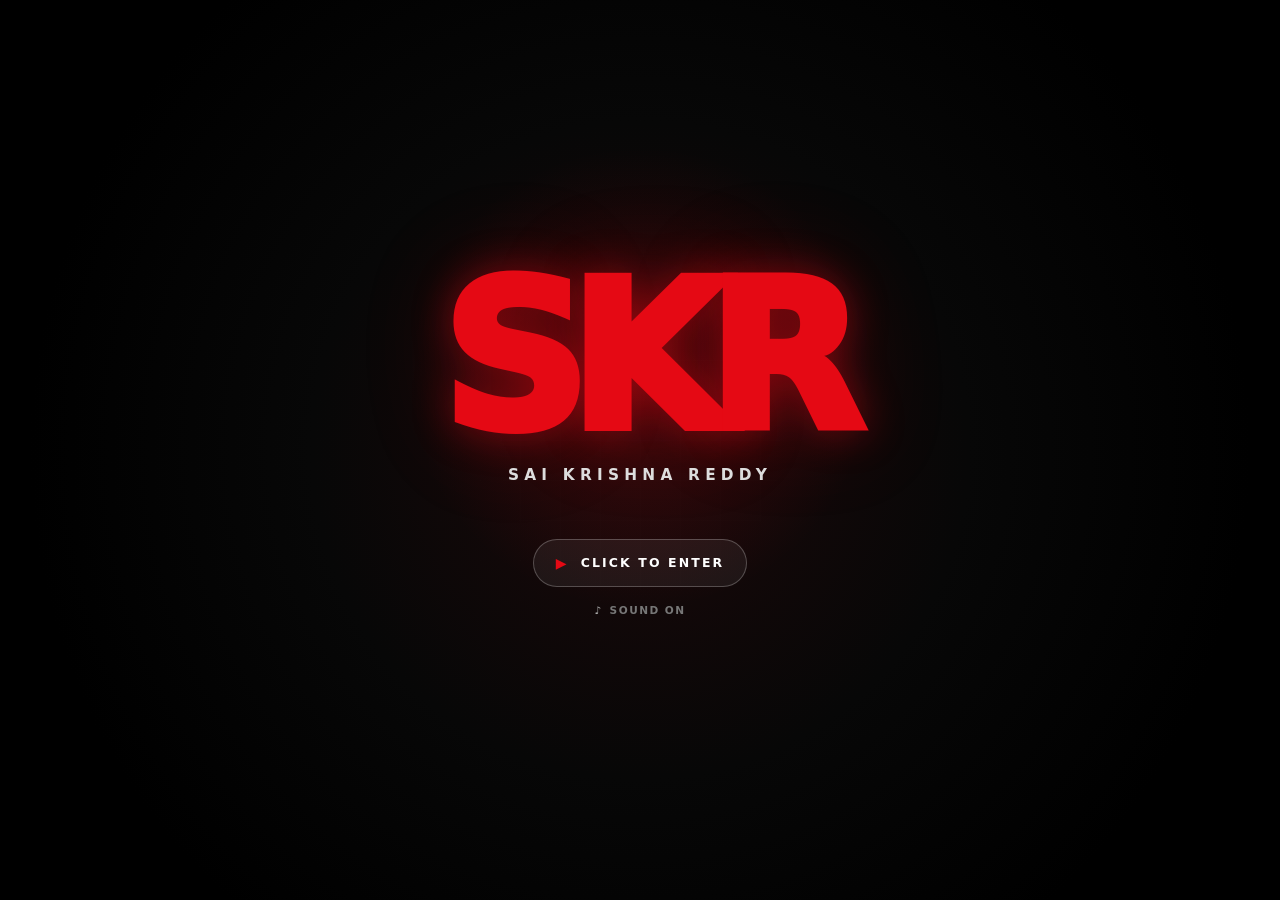
<file: index.html>
<!doctype html>
<html lang="en">
<head>
  <meta charset="utf-8">
  <meta name="viewport" content="width=device-width, initial-scale=1">
  <meta name="theme-color" content="#080808">
  <meta name="description" content="Sai Krishna Reddy Ragula — Software Engineer specializing in distributed systems, Java, Spring Boot, Kafka, cloud and AI engineering.">
  <title>Sai Krishna Reddy | Portfolio</title>
  <link rel="icon" href="assets/img/favicon.svg" type="image/svg+xml">
  <link rel="stylesheet" href="assets/css/styles.css?v=4">
</head>
<body class="landing-page landing-locked">
  <a class="skip-link" href="#profiles" data-skip-intro>Skip intro</a>

  <button class="enter-overlay" type="button" data-enter aria-label="Start portfolio experience with sound">
    <span class="enter-brand">SKR</span>
    <span class="enter-title">Sai Krishna Reddy</span>
    <span class="enter-prompt"><span class="enter-play" aria-hidden="true">▶</span> Click to enter</span>
    <span class="enter-audio-note">Sound on</span>
  </button>

  <div class="intro" data-intro aria-hidden="true">
    <div class="intro-mark">SKR</div>
    <div class="intro-line"></div>
    <div class="intro-glow"></div>
  </div>

  <main class="profile-gate" id="profiles" data-profile-gate aria-hidden="true">
    <a class="brand brand--large" href="browse.html" aria-label="Open Sai Krishna Reddy portfolio">
      <span>SKR</span><small>PORTFOLIO</small>
    </a>

    <section class="profile-panel" aria-labelledby="profile-title">
      <p class="eyebrow">Welcome to my engineering story</p>
      <h1 id="profile-title">Who’s exploring?</h1>
      <div class="profiles">
        <a class="profile-card" data-profile-link href="browse.html">
          <span class="profile-avatar"><img src="assets/img/profile.jpeg" alt="Sai Krishna Reddy Ragula"></span>
          <span class="profile-name">Recruiter</span>
          <span class="profile-hint">Experience & impact</span>
        </a>

        <a class="profile-card" data-profile-link href="browse.html#projects">
          <span class="profile-avatar profile-avatar--code" aria-hidden="true">&lt;/&gt;</span>
          <span class="profile-name">Engineer</span>
          <span class="profile-hint">Projects & architecture</span>
        </a>

        <a class="profile-card" data-profile-link href="about.html">
          <span class="profile-avatar profile-avatar--about" aria-hidden="true">SK</span>
          <span class="profile-name">About Me</span>
          <span class="profile-hint">Background & goals</span>
        </a>
      </div>
      <p class="profile-note">Choose a profile to enter.</p>
    </section>
  </main>

  <audio data-intro-audio preload="auto" src="assets/audio/skr-intro.mp3"></audio>
  <script src="assets/js/app.js?v=4" defer></script>
</body>
</html>
</file>
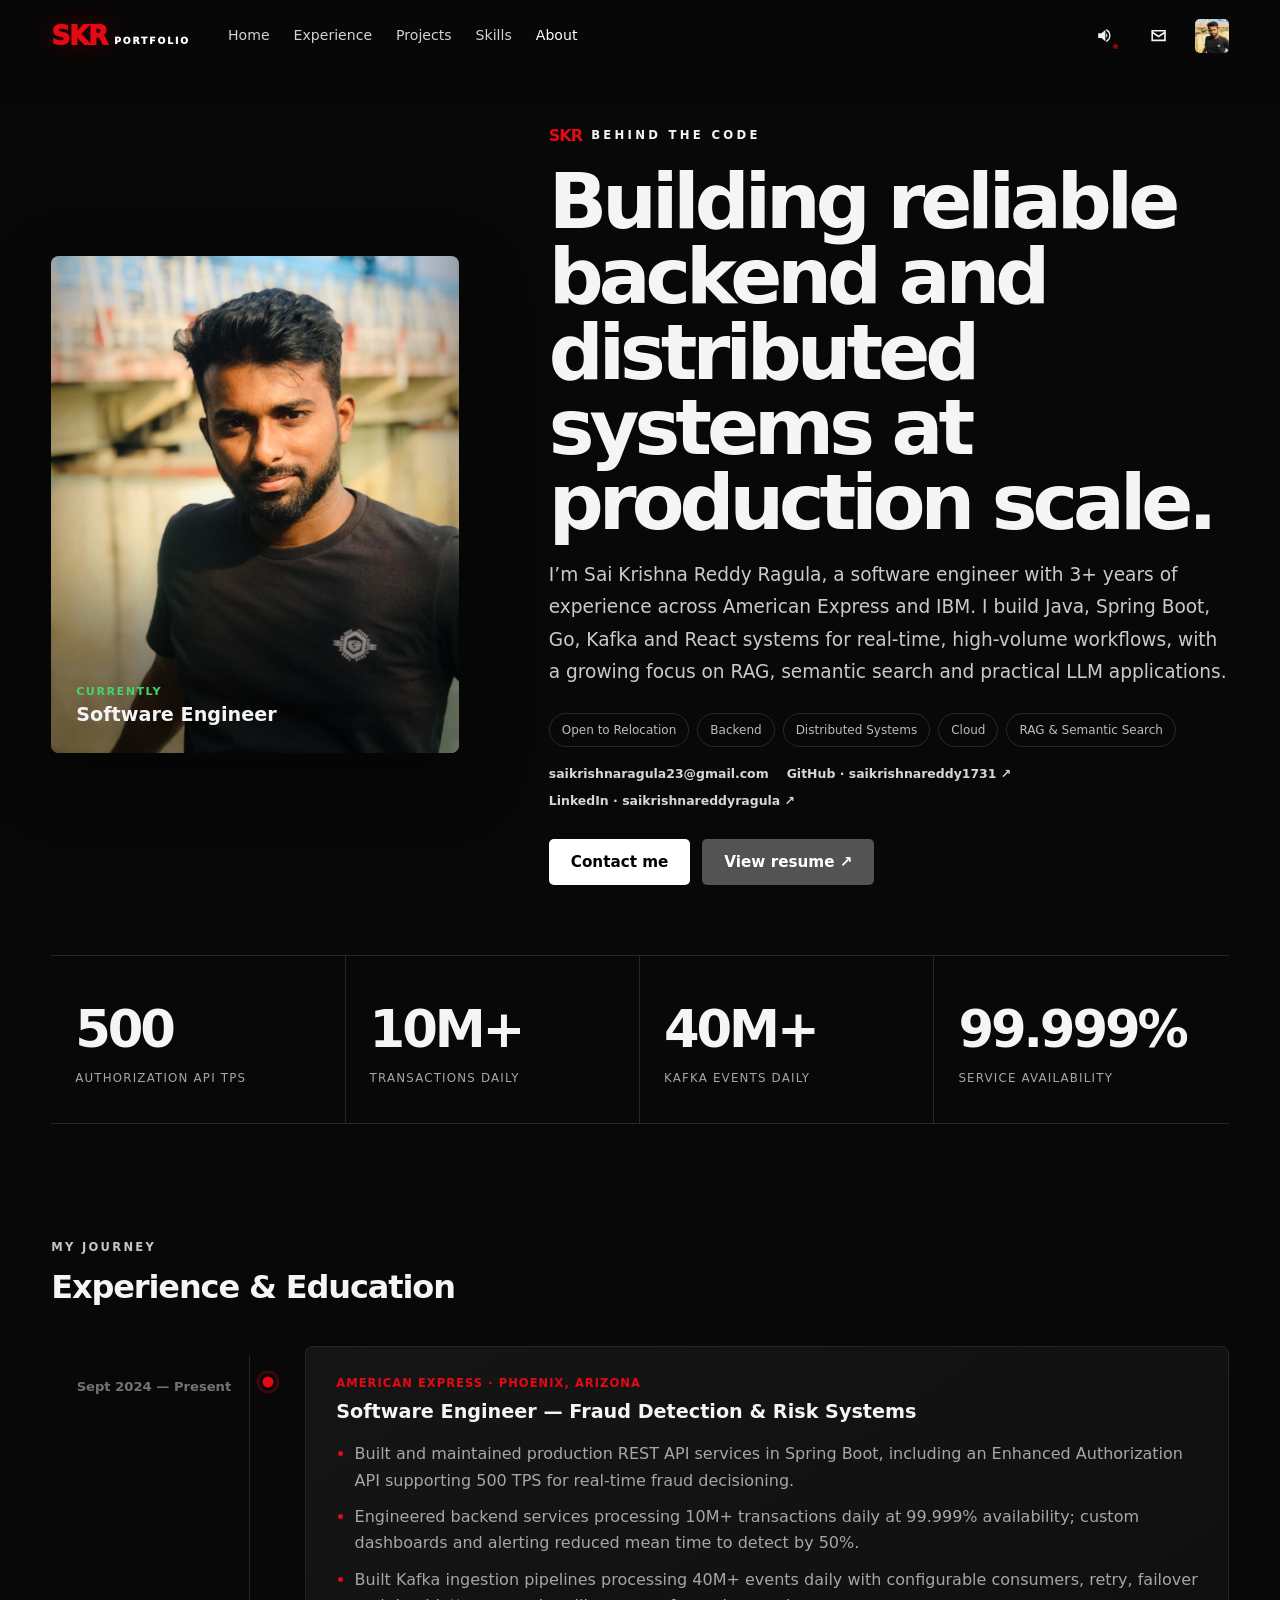
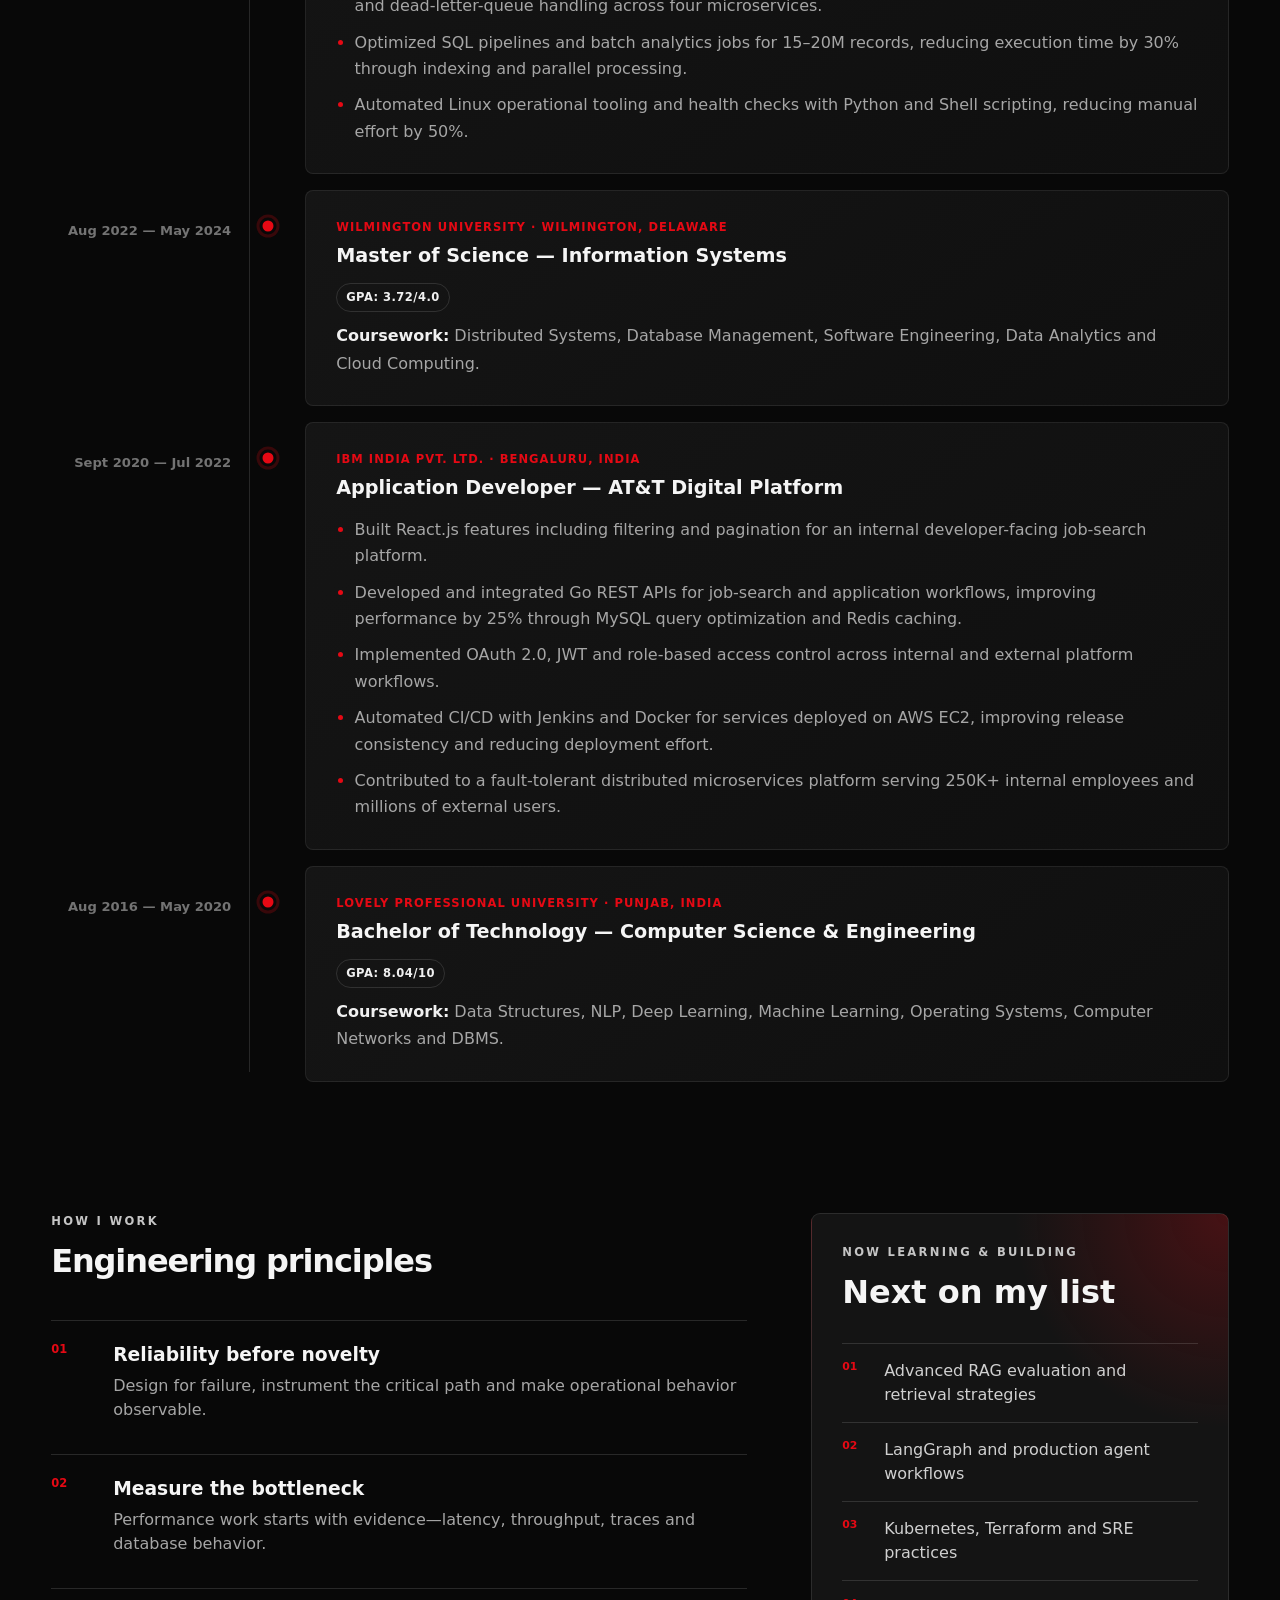
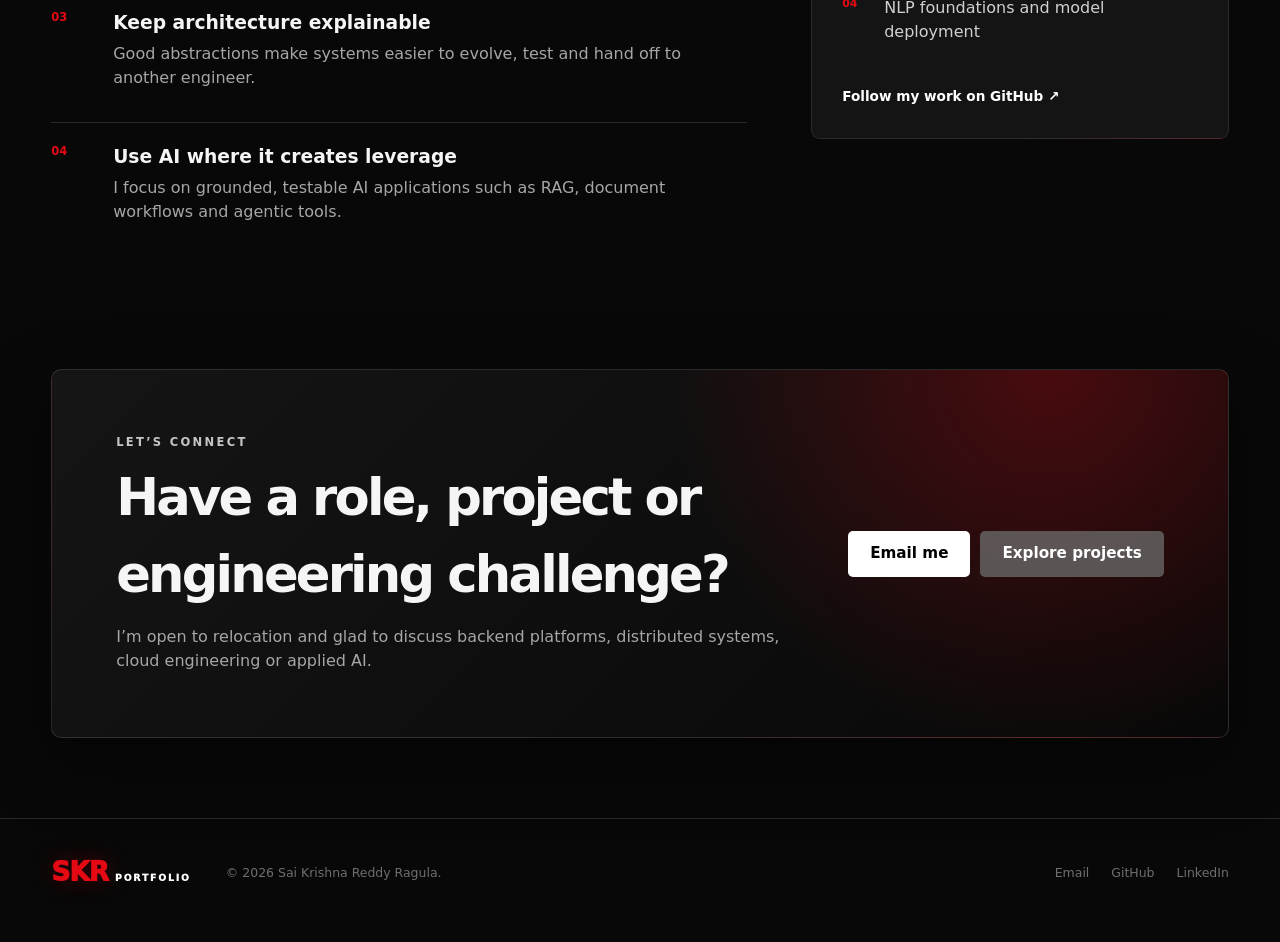
<file: about.html>
<!doctype html>
<html lang="en">
<head>
  <meta charset="utf-8">
  <meta name="viewport" content="width=device-width, initial-scale=1">
  <meta name="theme-color" content="#080808">
  <meta name="description" content="About Sai Krishna Reddy Ragula — software engineer, distributed systems builder and AI/ML enthusiast.">
  <title>About | Sai Krishna Reddy Ragula</title>
  <link rel="icon" href="assets/img/favicon.svg" type="image/svg+xml">
  <link rel="stylesheet" href="assets/css/styles.css?v=4">
</head>
<body class="about-page">
  <a class="skip-link" href="#about-main">Skip to content</a>

  <header class="site-header site-header--solid" data-header>
    <a class="brand" href="browse.html"><span>SKR</span><small>PORTFOLIO</small></a>
    <button class="menu-button" type="button" aria-label="Open navigation" aria-expanded="false" data-menu-button><span></span><span></span><span></span></button>
    <nav class="main-nav" aria-label="Primary navigation" data-menu>
      <a href="browse.html">Home</a>
      <a href="browse.html#experience">Experience</a>
      <a href="browse.html#projects">Projects</a>
      <a href="browse.html#skills">Skills</a>
      <a href="about.html" aria-current="page">About</a>
    </nav>
    <div class="header-actions">
      <button class="icon-link sound-control" type="button" data-sound-replay aria-label="Replay cinematic intro sound" title="Replay intro sound">
        <svg viewBox="0 0 24 24" aria-hidden="true"><path d="M4 9v6h4l5 4V5L8 9H4Zm11.5 3a3.5 3.5 0 0 0-1.5-2.87v5.74A3.5 3.5 0 0 0 15.5 12Zm-1.5-8.23v2.06a7 7 0 0 1 0 12.34v2.06A9 9 0 0 0 14 3.77Z"/></svg>
      </button>
      <a class="icon-link" href="mailto:saikrishnaragula23@gmail.com" aria-label="Email Sai Krishna"><svg viewBox="0 0 24 24" aria-hidden="true"><path d="M3 5h18v14H3V5Zm2 2v.2l7 4.7 7-4.7V7H5Zm14 10V9.6l-7 4.7-7-4.7V17h14Z"/></svg></a>
      <a class="mini-profile" href="index.html"><img src="assets/img/profile.jpeg" alt=""></a>
    </div>
  </header>

  <main id="about-main" class="about-main">
    <section class="about-hero">
      <div class="portrait-frame">
        <img src="assets/img/profile.jpeg" alt="Sai Krishna Reddy Ragula">
        <div class="portrait-label"><span>Currently</span><strong>Software Engineer</strong></div>
      </div>
      <div class="about-intro">
        <p class="series-label"><span>SKR</span> BEHIND THE CODE</p>
        <h1>Building reliable backend and distributed systems at production scale.</h1>
        <p class="about-lead">I’m Sai Krishna Reddy Ragula, a software engineer with 3+ years of experience across American Express and IBM. I build Java, Spring Boot, Go, Kafka and React systems for real-time, high-volume workflows, with a growing focus on RAG, semantic search and practical LLM applications.</p>
        <div class="about-tags"><span>Open to Relocation</span><span>Backend</span><span>Distributed Systems</span><span>Cloud</span><span>RAG &amp; Semantic Search</span></div>
        <div class="identity-links" aria-label="Professional profiles">
          <a href="mailto:saikrishnaragula23@gmail.com">saikrishnaragula23@gmail.com</a>
          <a href="https://github.com/saikrishnareddy1731" target="_blank" rel="noreferrer">GitHub · saikrishnareddy1731 ↗</a>
          <a href="https://www.linkedin.com/in/saikrishnareddyragula" target="_blank" rel="noreferrer">LinkedIn · saikrishnareddyragula ↗</a>
        </div>
        <div class="hero-buttons">
          <a class="button button--primary" href="mailto:saikrishnaragula23@gmail.com">Contact me</a>
          <a class="button button--secondary" href="https://drive.google.com/file/d/1jOG_g4NDA-PNMfnoyhlMsu95aaYi46wd/view?usp=sharing" target="_blank" rel="noreferrer">View resume ↗</a>
        </div>
      </div>
    </section>

    <section class="numbers-strip" aria-label="Career highlights">
      <div><strong>500</strong><span>Authorization API TPS</span></div>
      <div><strong>10M+</strong><span>Transactions daily</span></div>
      <div><strong>40M+</strong><span>Kafka events daily</span></div>
      <div><strong>99.999%</strong><span>Service availability</span></div>
    </section>

    <section class="about-section" id="journey">
      <div class="about-section-heading"><p class="eyebrow">My journey</p><h2>Experience &amp; Education</h2></div>
      <div class="timeline">
        <article class="timeline-item">
          <div class="timeline-date">Sept 2024 — Present</div>
          <div class="timeline-dot" aria-hidden="true"></div>
          <div class="timeline-content">
            <p class="timeline-company">American Express · Phoenix, Arizona</p>
            <h3>Software Engineer — Fraud Detection &amp; Risk Systems</h3>
            <ul class="timeline-points">
              <li>Built and maintained production REST API services in Spring Boot, including an Enhanced Authorization API supporting 500 TPS for real-time fraud decisioning.</li>
              <li>Engineered backend services processing 10M+ transactions daily at 99.999% availability; custom dashboards and alerting reduced mean time to detect by 50%.</li>
              <li>Built Kafka ingestion pipelines processing 40M+ events daily with configurable consumers, retry, failover and dead-letter-queue handling across four microservices.</li>
              <li>Optimized SQL pipelines and batch analytics jobs for 15–20M records, reducing execution time by 30% through indexing and parallel processing.</li>
              <li>Automated Linux operational tooling and health checks with Python and Shell scripting, reducing manual effort by 50%.</li>
            </ul>
          </div>
        </article>

        <article class="timeline-item timeline-item--education">
          <div class="timeline-date">Aug 2022 — May 2024</div>
          <div class="timeline-dot" aria-hidden="true"></div>
          <div class="timeline-content">
            <p class="timeline-company">Wilmington University · Wilmington, Delaware</p>
            <h3>Master of Science — Information Systems</h3>
            <p class="education-meta">GPA: 3.72/4.0</p>
            <p class="coursework"><strong>Coursework:</strong> Distributed Systems, Database Management, Software Engineering, Data Analytics and Cloud Computing.</p>
          </div>
        </article>

        <article class="timeline-item">
          <div class="timeline-date">Sept 2020 — Jul 2022</div>
          <div class="timeline-dot" aria-hidden="true"></div>
          <div class="timeline-content">
            <p class="timeline-company">IBM India Pvt. Ltd. · Bengaluru, India</p>
            <h3>Application Developer — AT&amp;T Digital Platform</h3>
            <ul class="timeline-points">
              <li>Built React.js features including filtering and pagination for an internal developer-facing job-search platform.</li>
              <li>Developed and integrated Go REST APIs for job-search and application workflows, improving performance by 25% through MySQL query optimization and Redis caching.</li>
              <li>Implemented OAuth 2.0, JWT and role-based access control across internal and external platform workflows.</li>
              <li>Automated CI/CD with Jenkins and Docker for services deployed on AWS EC2, improving release consistency and reducing deployment effort.</li>
              <li>Contributed to a fault-tolerant distributed microservices platform serving 250K+ internal employees and millions of external users.</li>
            </ul>
          </div>
        </article>

        <article class="timeline-item timeline-item--education">
          <div class="timeline-date">Aug 2016 — May 2020</div>
          <div class="timeline-dot" aria-hidden="true"></div>
          <div class="timeline-content">
            <p class="timeline-company">Lovely Professional University · Punjab, India</p>
            <h3>Bachelor of Technology — Computer Science &amp; Engineering</h3>
            <p class="education-meta">GPA: 8.04/10</p>
            <p class="coursework"><strong>Coursework:</strong> Data Structures, NLP, Deep Learning, Machine Learning, Operating Systems, Computer Networks and DBMS.</p>
          </div>
        </article>
      </div>
    </section>

    <section class="about-section about-section--split">
      <div>
        <div class="about-section-heading"><p class="eyebrow">How I work</p><h2>Engineering principles</h2></div>
        <div class="principles">
          <article><span>01</span><div><h3>Reliability before novelty</h3><p>Design for failure, instrument the critical path and make operational behavior observable.</p></div></article>
          <article><span>02</span><div><h3>Measure the bottleneck</h3><p>Performance work starts with evidence—latency, throughput, traces and database behavior.</p></div></article>
          <article><span>03</span><div><h3>Keep architecture explainable</h3><p>Good abstractions make systems easier to evolve, test and hand off to another engineer.</p></div></article>
          <article><span>04</span><div><h3>Use AI where it creates leverage</h3><p>I focus on grounded, testable AI applications such as RAG, document workflows and agentic tools.</p></div></article>
        </div>
      </div>

      <aside class="now-card">
        <p class="eyebrow">Now learning & building</p>
        <h2>Next on my list</h2>
        <ul>
          <li><span>01</span>Advanced RAG evaluation and retrieval strategies</li>
          <li><span>02</span>LangGraph and production agent workflows</li>
          <li><span>03</span>Kubernetes, Terraform and SRE practices</li>
          <li><span>04</span>NLP foundations and model deployment</li>
        </ul>
        <a class="text-link" href="https://github.com/saikrishnareddy1731" target="_blank" rel="noreferrer">Follow my work on GitHub ↗</a>
      </aside>
    </section>

    <section class="contact-banner contact-banner--about">
      <div><p class="eyebrow">Let’s connect</p><h2>Have a role, project or engineering challenge?</h2><p>I’m open to relocation and glad to discuss backend platforms, distributed systems, cloud engineering or applied AI.</p></div>
      <div class="contact-actions"><a class="button button--primary" href="mailto:saikrishnaragula23@gmail.com">Email me</a><a class="button button--secondary" href="browse.html#projects">Explore projects</a></div>
    </section>
  </main>

  <footer class="site-footer"><div><a class="brand" href="index.html"><span>SKR</span><small>PORTFOLIO</small></a></div><p>© <span data-year></span> Sai Krishna Reddy Ragula.</p><div class="footer-links"><a href="mailto:saikrishnaragula23@gmail.com">Email</a><a href="https://github.com/saikrishnareddy1731" target="_blank" rel="noreferrer">GitHub</a><a href="https://www.linkedin.com/in/saikrishnareddyragula" target="_blank" rel="noreferrer">LinkedIn</a></div></footer>

  <script src="assets/js/app.js?v=4" defer></script>
</body>
</html>
</file>
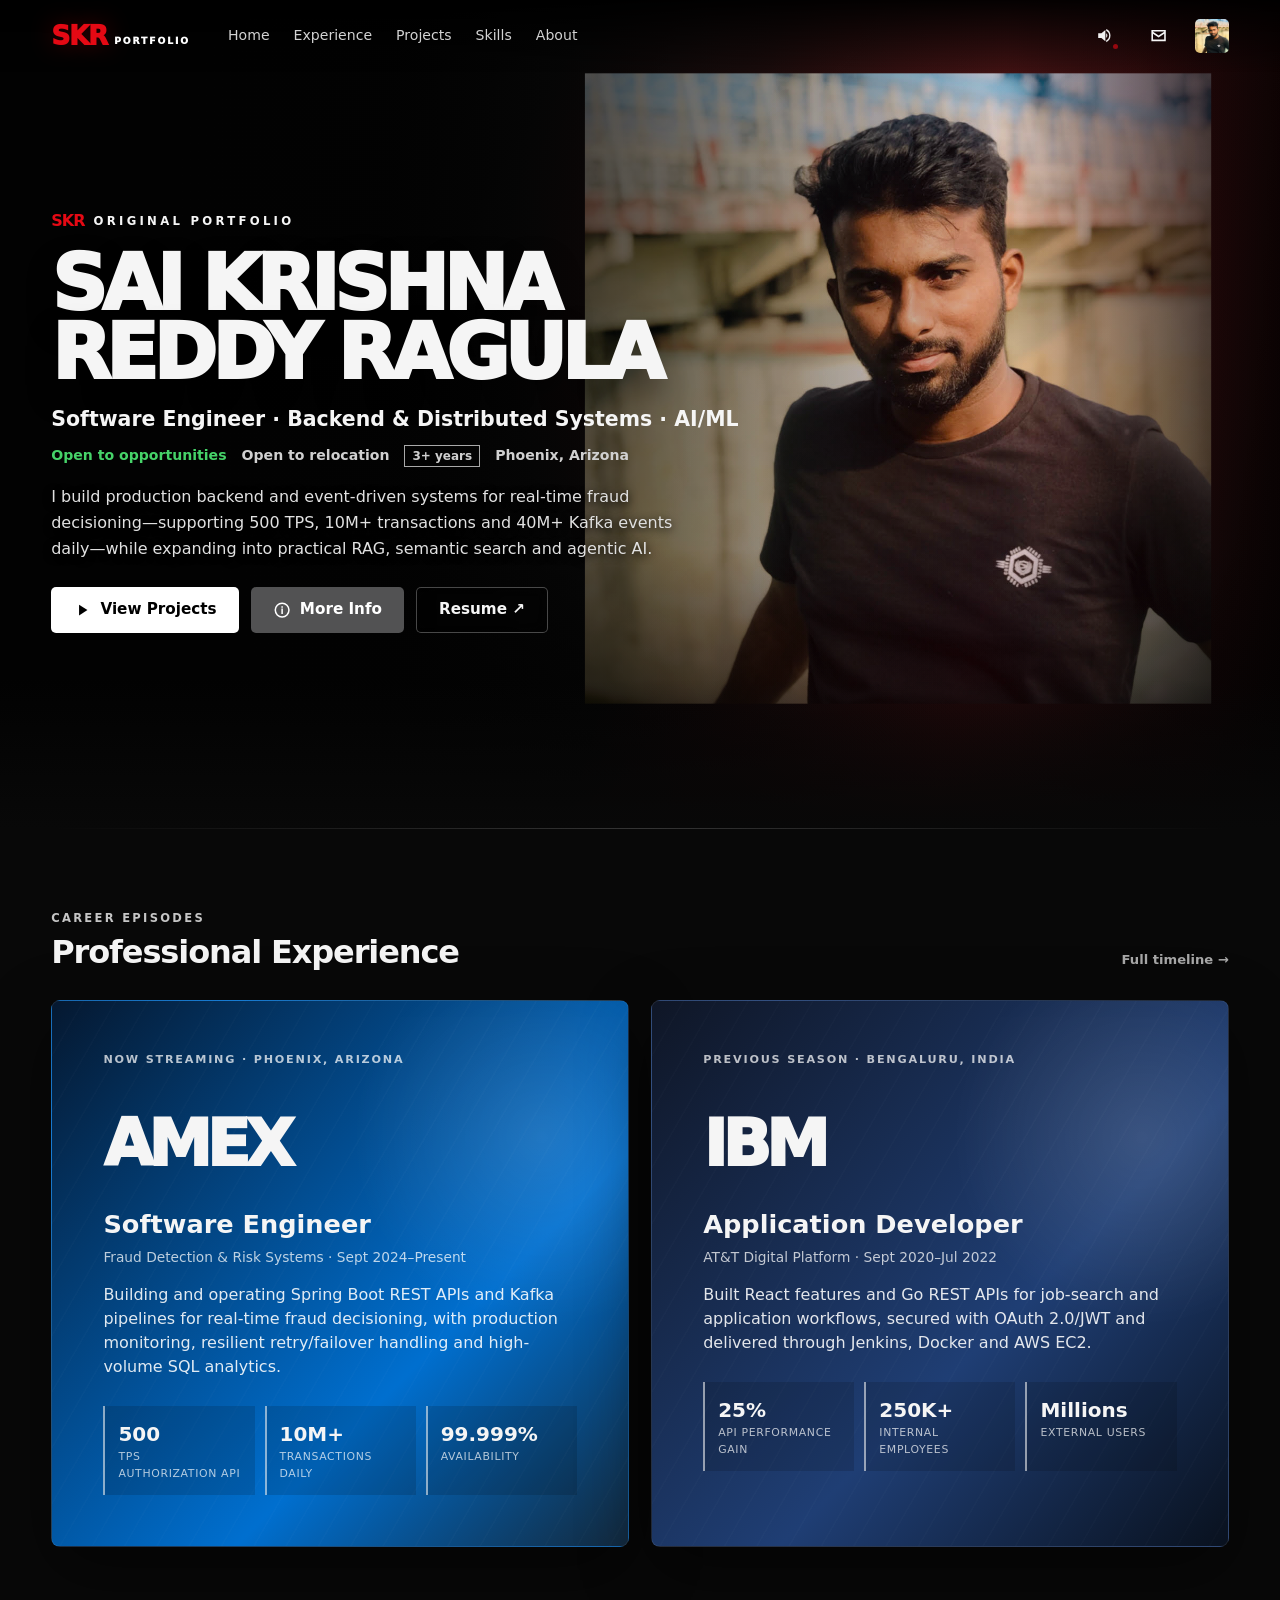
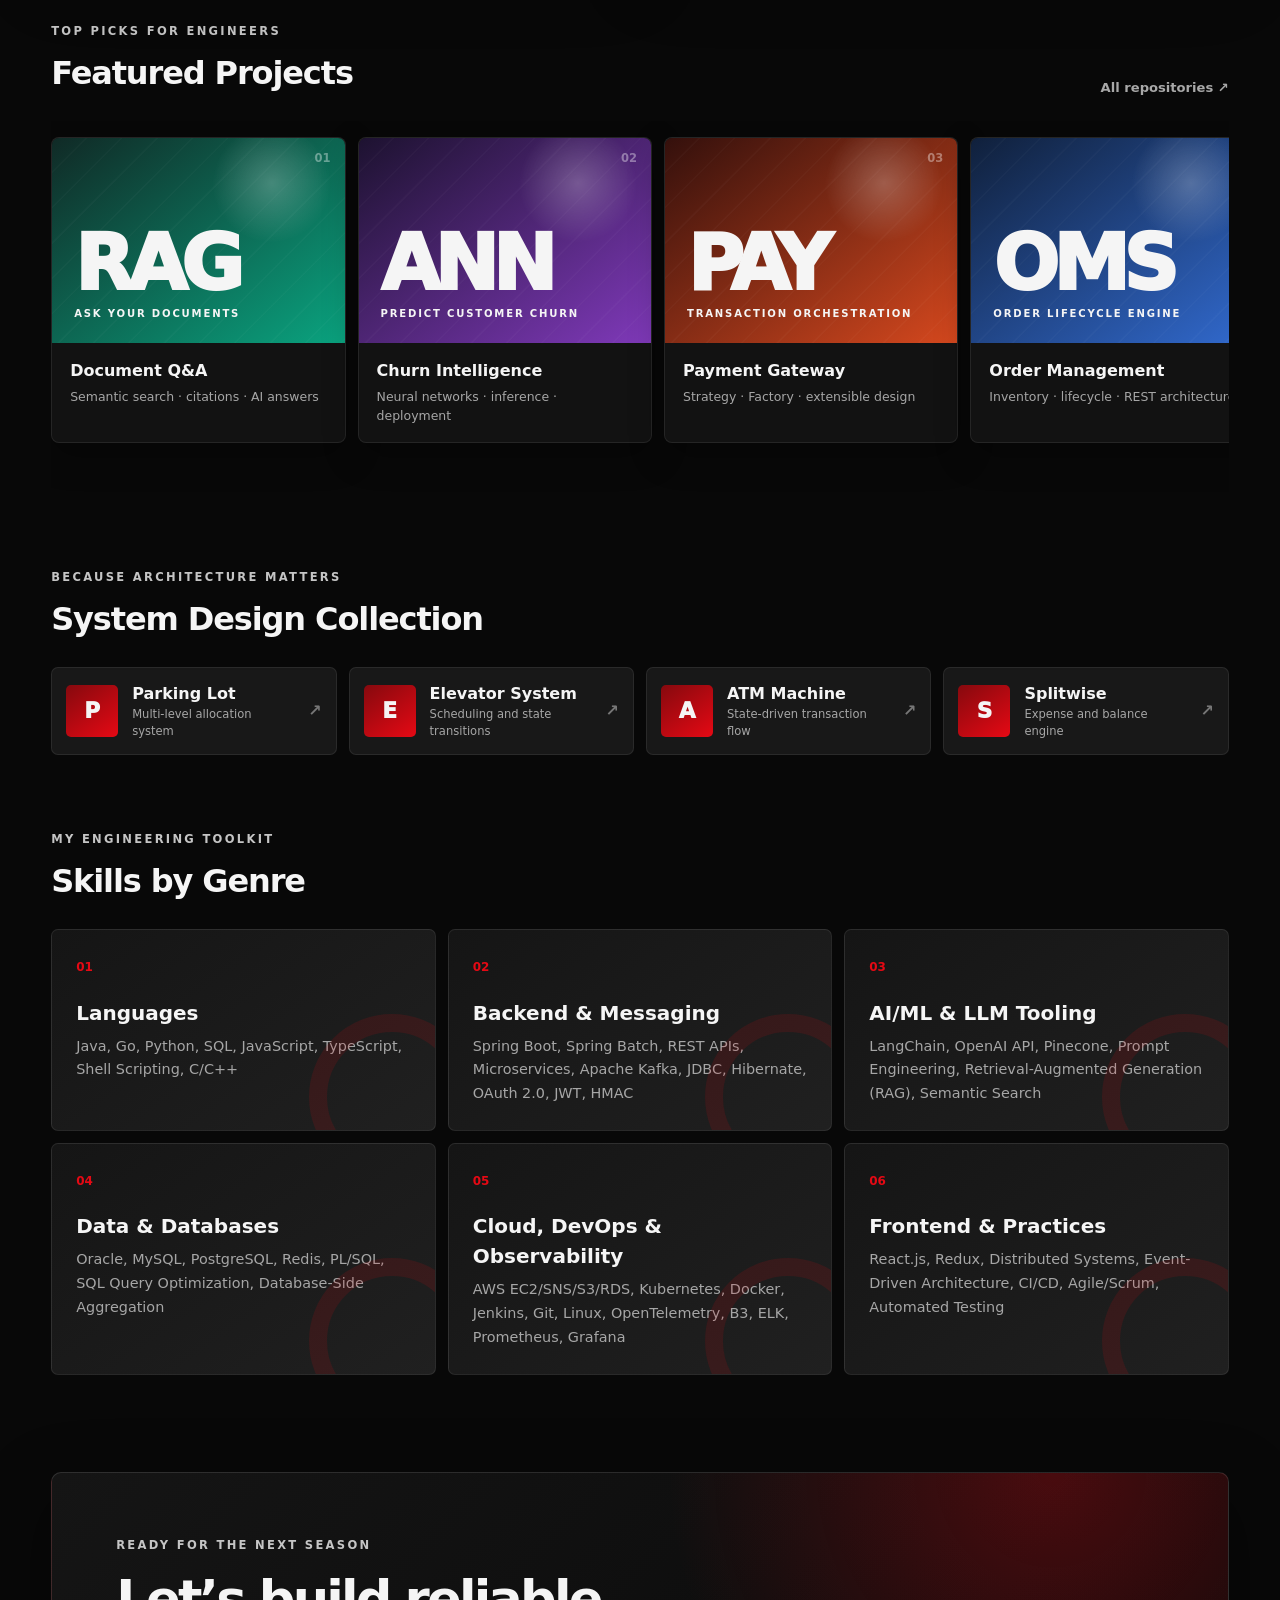
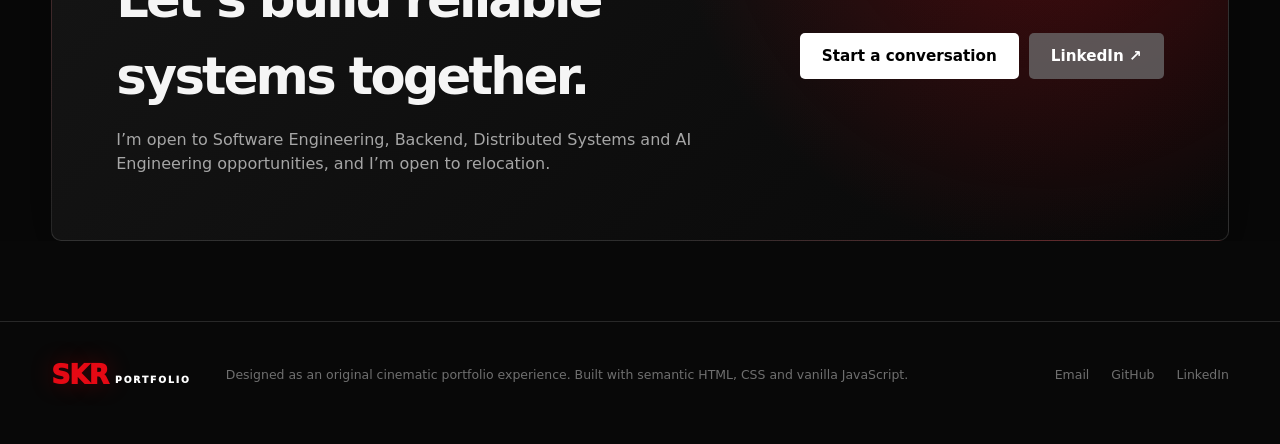
<file: browse.html>
<!doctype html>
<html lang="en">
<head>
  <meta charset="utf-8">
  <meta name="viewport" content="width=device-width, initial-scale=1">
  <meta name="theme-color" content="#080808">
  <meta name="description" content="Portfolio of Sai Krishna Reddy Ragula, a software engineer focused on distributed systems, microservices, cloud engineering and AI/ML.">
  <meta property="og:title" content="Sai Krishna Reddy | Software Engineer">
  <meta property="og:description" content="Distributed systems, event-driven microservices, cloud-native platforms and applied AI.">
  <meta property="og:type" content="website">
  <title>Sai Krishna Reddy Ragula | Software Engineer Portfolio</title>
  <link rel="icon" href="assets/img/favicon.svg" type="image/svg+xml">
  <link rel="stylesheet" href="assets/css/styles.css?v=4">
</head>
<body class="browse-page">
  <a class="skip-link" href="#main-content">Skip to content</a>

  <header class="site-header" data-header>
    <a class="brand" href="index.html" aria-label="Back to profile selection">
      <span>SKR</span><small>PORTFOLIO</small>
    </a>

    <button class="menu-button" type="button" aria-label="Open navigation" aria-expanded="false" data-menu-button>
      <span></span><span></span><span></span>
    </button>

    <nav class="main-nav" aria-label="Primary navigation" data-menu>
      <a href="#home">Home</a>
      <a href="#experience">Experience</a>
      <a href="#projects">Projects</a>
      <a href="#skills">Skills</a>
      <a href="about.html">About</a>
    </nav>

    <div class="header-actions">
      <button class="icon-link sound-control" type="button" data-sound-replay aria-label="Replay cinematic intro sound" title="Replay intro sound">
        <svg viewBox="0 0 24 24" aria-hidden="true"><path d="M4 9v6h4l5 4V5L8 9H4Zm11.5 3a3.5 3.5 0 0 0-1.5-2.87v5.74A3.5 3.5 0 0 0 15.5 12Zm-1.5-8.23v2.06a7 7 0 0 1 0 12.34v2.06A9 9 0 0 0 14 3.77Z"/></svg>
      </button>
      <a class="icon-link" href="mailto:saikrishnaragula23@gmail.com" aria-label="Email Sai Krishna">
        <svg viewBox="0 0 24 24" aria-hidden="true"><path d="M3 5h18v14H3V5Zm2 2v.2l7 4.7 7-4.7V7H5Zm14 10V9.6l-7 4.7-7-4.7V17h14Z"/></svg>
      </a>
      <a class="mini-profile" href="about.html" aria-label="Open about page"><img src="assets/img/profile.jpeg" alt=""></a>
    </div>
  </header>

  <main id="main-content">
    <section class="hero" id="home" aria-labelledby="hero-title">
      <div class="hero-backdrop" aria-hidden="true"></div>
      <div class="hero-content">
        <p class="series-label"><span>SKR</span> ORIGINAL PORTFOLIO</p>
        <h1 id="hero-title">Sai Krishna<br>Reddy Ragula</h1>
        <p class="hero-role">Software Engineer · Backend & Distributed Systems · AI/ML</p>
        <div class="hero-meta" aria-label="Highlights">
          <span class="match">Open to opportunities</span>
          <span>Open to relocation</span>
          <span class="rating">3+ years</span>
          <span>Phoenix, Arizona</span>
        </div>
        <p class="hero-copy">I build production backend and event-driven systems for real-time fraud decisioning—supporting 500 TPS, 10M+ transactions and 40M+ Kafka events daily—while expanding into practical RAG, semantic search and agentic AI.</p>
        <div class="hero-buttons">
          <a class="button button--primary" href="#projects">
            <svg viewBox="0 0 24 24" aria-hidden="true"><path d="m8 5 11 7-11 7V5Z"/></svg>
            View Projects
          </a>
          <a class="button button--secondary" href="about.html">
            <svg viewBox="0 0 24 24" aria-hidden="true"><path d="M11 10h2v7h-2v-7Zm0-3h2v2h-2V7Zm1-5a10 10 0 1 1 0 20 10 10 0 0 1 0-20Zm0 2a8 8 0 1 0 0 16 8 8 0 0 0 0-16Z"/></svg>
            More Info
          </a>
          <a class="button button--ghost" href="https://drive.google.com/file/d/1jOG_g4NDA-PNMfnoyhlMsu95aaYi46wd/view?usp=sharing" target="_blank" rel="noreferrer">Resume ↗</a>
        </div>
      </div>
      <div class="hero-fade" aria-hidden="true"></div>
    </section>

    <section class="content-section experience-section" id="experience" aria-labelledby="experience-title">
      <div class="section-heading">
        <div>
          <p class="eyebrow">Career episodes</p>
          <h2 id="experience-title">Professional Experience</h2>
        </div>
        <a href="about.html#journey">Full timeline →</a>
      </div>

      <div class="feature-grid">
        <article class="feature-card feature-card--amex">
          <div class="feature-kicker">Now streaming · Phoenix, Arizona</div>
          <div class="company-mark">AMEX</div>
          <h3>Software Engineer</h3>
          <p class="feature-subtitle">Fraud Detection & Risk Systems · Sept 2024–Present</p>
          <p>Building and operating Spring Boot REST APIs and Kafka pipelines for real-time fraud decisioning, with production monitoring, resilient retry/failover handling and high-volume SQL analytics.</p>
          <ul class="impact-list">
            <li><strong>500</strong><span>TPS authorization API</span></li>
            <li><strong>10M+</strong><span>transactions daily</span></li>
            <li><strong>99.999%</strong><span>availability</span></li>
          </ul>
        </article>

        <article class="feature-card feature-card--ibm">
          <div class="feature-kicker">Previous season · Bengaluru, India</div>
          <div class="company-mark">IBM</div>
          <h3>Application Developer</h3>
          <p class="feature-subtitle">AT&amp;T Digital Platform · Sept 2020–Jul 2022</p>
          <p>Built React features and Go REST APIs for job-search and application workflows, secured with OAuth 2.0/JWT and delivered through Jenkins, Docker and AWS EC2.</p>
          <ul class="impact-list">
            <li><strong>25%</strong><span>API performance gain</span></li>
            <li><strong>250K+</strong><span>internal employees</span></li>
            <li><strong>Millions</strong><span>external users</span></li>
          </ul>
        </article>
      </div>
    </section>

    <section class="content-section" id="projects" aria-labelledby="projects-title">
      <div class="section-heading">
        <div>
          <p class="eyebrow">Top picks for engineers</p>
          <h2 id="projects-title">Featured Projects</h2>
        </div>
        <a href="https://github.com/saikrishnareddy1731?tab=repositories" target="_blank" rel="noreferrer">All repositories ↗</a>
      </div>

      <div class="card-rail" data-rail>
        <button class="rail-button rail-button--left" type="button" aria-label="Scroll projects left" data-rail-left>‹</button>
        <div class="rail-track">
          <article class="project-card project-card--rag" tabindex="0" role="button" data-project
            data-title="Intelligent Document Q&A with RAG"
            data-description="Production-minded RAG application for uploading documents, semantic retrieval, AI answers and source citations. Built around FastAPI, LangChain, ChromaDB and React."
            data-tech="Python · FastAPI · LangChain · ChromaDB · React"
            data-link="https://github.com/saikrishnareddy1731/Intelligent-Document-Q-A-System-with-RAG">
            <span class="card-index">01</span>
            <div class="card-art"><span>RAG</span><small>ASK YOUR DOCUMENTS</small></div>
            <div class="card-body"><h3>Document Q&A</h3><p>Semantic search · citations · AI answers</p></div>
          </article>

          <article class="project-card project-card--ann" tabindex="0" role="button" data-project
            data-title="ANN Classification — Customer Churn"
            data-description="Deep-learning workflow for customer churn classification and salary regression using TensorFlow, Keras, preprocessing pipelines and Streamlit deployment."
            data-tech="Python · TensorFlow · Keras · Scikit-learn · Streamlit"
            data-link="https://github.com/saikrishnareddy1731/ANN-Classification-Churn">
            <span class="card-index">02</span>
            <div class="card-art"><span>ANN</span><small>PREDICT CUSTOMER CHURN</small></div>
            <div class="card-body"><h3>Churn Intelligence</h3><p>Neural networks · inference · deployment</p></div>
          </article>

          <article class="project-card project-card--payments" tabindex="0" role="button" data-project
            data-title="Payment Gateway System"
            data-description="Extensible Java payment processing design supporting multiple providers and payment methods through Strategy, Factory and clean object-oriented design."
            data-tech="Java · Design Patterns · SOLID · Payments"
            data-link="https://github.com/saikrishnareddy1731/Payment-Gateway-System">
            <span class="card-index">03</span>
            <div class="card-art"><span>PAY</span><small>TRANSACTION ORCHESTRATION</small></div>
            <div class="card-body"><h3>Payment Gateway</h3><p>Strategy · Factory · extensible design</p></div>
          </article>

          <article class="project-card project-card--orders" tabindex="0" role="button" data-project
            data-title="Order Management System"
            data-description="Backend system for managing order lifecycle, inventory, payment interactions and domain logic with a clean, maintainable Java architecture."
            data-tech="Java · Spring Boot · JPA · REST APIs"
            data-link="https://github.com/saikrishnareddy1731/Order-Management-System">
            <span class="card-index">04</span>
            <div class="card-art"><span>OMS</span><small>ORDER LIFECYCLE ENGINE</small></div>
            <div class="card-body"><h3>Order Management</h3><p>Inventory · lifecycle · REST architecture</p></div>
          </article>

          <article class="project-card project-card--split" tabindex="0" role="button" data-project
            data-title="Splitwise Expense Sharing System"
            data-description="Low-level system design for group expenses, balances and settlement strategies, demonstrating domain modeling and reusable design patterns."
            data-tech="Java · LLD · Strategy · Factory"
            data-link="https://github.com/saikrishnareddy1731/Splitwise-Expense-Sharing-System">
            <span class="card-index">05</span>
            <div class="card-art"><span>SPLIT</span><small>GROUP EXPENSES</small></div>
            <div class="card-body"><h3>Expense Sharing</h3><p>Balances · settlement · domain modeling</p></div>
          </article>
        </div>
        <button class="rail-button rail-button--right" type="button" aria-label="Scroll projects right" data-rail-right>›</button>
      </div>
    </section>

    <section class="content-section" aria-labelledby="system-title">
      <div class="section-heading">
        <div>
          <p class="eyebrow">Because architecture matters</p>
          <h2 id="system-title">System Design Collection</h2>
        </div>
      </div>

      <div class="compact-grid">
        <a class="compact-card" href="https://github.com/saikrishnareddy1731/Design-Parking-Lot" target="_blank" rel="noreferrer">
          <span class="compact-icon">P</span><span><strong>Parking Lot</strong><small>Multi-level allocation system</small></span><b>↗</b>
        </a>
        <a class="compact-card" href="https://github.com/saikrishnareddy1731/Design-Elevator-System" target="_blank" rel="noreferrer">
          <span class="compact-icon">E</span><span><strong>Elevator System</strong><small>Scheduling and state transitions</small></span><b>↗</b>
        </a>
        <a class="compact-card" href="https://github.com/saikrishnareddy1731/ATM-Machine-System" target="_blank" rel="noreferrer">
          <span class="compact-icon">A</span><span><strong>ATM Machine</strong><small>State-driven transaction flow</small></span><b>↗</b>
        </a>
        <a class="compact-card" href="https://github.com/saikrishnareddy1731/Splitwise-Expense-Sharing-System" target="_blank" rel="noreferrer">
          <span class="compact-icon">S</span><span><strong>Splitwise</strong><small>Expense and balance engine</small></span><b>↗</b>
        </a>
      </div>
    </section>

    <section class="content-section" id="skills" aria-labelledby="skills-title">
      <div class="section-heading">
        <div>
          <p class="eyebrow">My engineering toolkit</p>
          <h2 id="skills-title">Skills by Genre</h2>
        </div>
      </div>

      <div class="skills-grid">
        <article class="skill-card"><span class="skill-number">01</span><h3>Languages</h3><p>Java, Go, Python, SQL, JavaScript, TypeScript, Shell Scripting, C/C++</p></article>
        <article class="skill-card"><span class="skill-number">02</span><h3>Backend &amp; Messaging</h3><p>Spring Boot, Spring Batch, REST APIs, Microservices, Apache Kafka, JDBC, Hibernate, OAuth 2.0, JWT, HMAC</p></article>
        <article class="skill-card"><span class="skill-number">03</span><h3>AI/ML &amp; LLM Tooling</h3><p>LangChain, OpenAI API, Pinecone, Prompt Engineering, Retrieval-Augmented Generation (RAG), Semantic Search</p></article>
        <article class="skill-card"><span class="skill-number">04</span><h3>Data &amp; Databases</h3><p>Oracle, MySQL, PostgreSQL, Redis, PL/SQL, SQL Query Optimization, Database-Side Aggregation</p></article>
        <article class="skill-card"><span class="skill-number">05</span><h3>Cloud, DevOps &amp; Observability</h3><p>AWS EC2/SNS/S3/RDS, Kubernetes, Docker, Jenkins, Git, Linux, OpenTelemetry, B3, ELK, Prometheus, Grafana</p></article>
        <article class="skill-card"><span class="skill-number">06</span><h3>Frontend &amp; Practices</h3><p>React.js, Redux, Distributed Systems, Event-Driven Architecture, CI/CD, Agile/Scrum, Automated Testing</p></article>
      </div>
    </section>

    <section class="contact-banner" aria-labelledby="contact-title">
      <div>
        <p class="eyebrow">Ready for the next season</p>
        <h2 id="contact-title">Let’s build reliable systems together.</h2>
        <p>I’m open to Software Engineering, Backend, Distributed Systems and AI Engineering opportunities, and I’m open to relocation.</p>
      </div>
      <div class="contact-actions">
        <a class="button button--primary" href="mailto:saikrishnaragula23@gmail.com">Start a conversation</a>
        <a class="button button--secondary" href="https://www.linkedin.com/in/saikrishnareddyragula" target="_blank" rel="noreferrer">LinkedIn ↗</a>
      </div>
    </section>
  </main>

  <footer class="site-footer">
    <div><a class="brand" href="index.html"><span>SKR</span><small>PORTFOLIO</small></a></div>
    <p>Designed as an original cinematic portfolio experience. Built with semantic HTML, CSS and vanilla JavaScript.</p>
    <div class="footer-links">
      <a href="mailto:saikrishnaragula23@gmail.com">Email</a>
      <a href="https://github.com/saikrishnareddy1731" target="_blank" rel="noreferrer">GitHub</a>
      <a href="https://www.linkedin.com/in/saikrishnareddyragula" target="_blank" rel="noreferrer">LinkedIn</a>
    </div>
  </footer>

  <dialog class="project-modal" data-modal>
    <button class="modal-close" type="button" aria-label="Close project details" data-modal-close>×</button>
    <div class="modal-visual" aria-hidden="true"><span>SKR</span></div>
    <div class="modal-content">
      <p class="eyebrow">Featured project</p>
      <h2 data-modal-title>Project title</h2>
      <p data-modal-description></p>
      <p class="modal-tech" data-modal-tech></p>
      <a class="button button--primary" href="#" target="_blank" rel="noreferrer" data-modal-link>View repository ↗</a>
    </div>
  </dialog>

  <script src="assets/js/app.js?v=4" defer></script>
</body>
</html>
</file>
<file: assets/css/styles.css>
:root {
  --bg: #080808;
  --panel: #121212;
  --panel-soft: #181818;
  --panel-hover: #242424;
  --text: #f5f5f5;
  --muted: #a6a6a6;
  --subtle: #737373;
  --red: #e50914;
  --red-dark: #a70008;
  --green: #46d369;
  --line: rgba(255, 255, 255, 0.13);
  --shadow: 0 24px 70px rgba(0, 0, 0, 0.48);
  --header: 72px;
  --radius: 8px;
  --max: 1500px;
}

* { box-sizing: border-box; }
html { scroll-behavior: smooth; background: var(--bg); }
body { margin: 0; min-width: 320px; color: var(--text); background: var(--bg); font-family: Inter, ui-sans-serif, system-ui, -apple-system, BlinkMacSystemFont, "Segoe UI", sans-serif; line-height: 1.5; }
body.menu-open { overflow: hidden; }
a { color: inherit; text-decoration: none; }
img { display: block; max-width: 100%; }
button, input, textarea { font: inherit; }
button { color: inherit; }
svg { width: 1.2em; height: 1.2em; fill: currentColor; }
::selection { color: white; background: var(--red); }

.skip-link { position: fixed; z-index: 999; top: 12px; left: 12px; transform: translateY(-160%); padding: 10px 14px; background: white; color: #000; border-radius: 4px; font-weight: 800; }
.skip-link:focus { transform: translateY(0); }

.brand { display: inline-flex; align-items: flex-end; gap: 7px; min-width: max-content; font-weight: 950; letter-spacing: -0.08em; }
.brand span { color: var(--red); font-size: 1.65rem; line-height: 1; text-shadow: 0 0 24px rgba(229, 9, 20, 0.3); }
.brand small { padding-bottom: 1px; color: #fff; font-size: .58rem; letter-spacing: .2em; }
.brand--large { position: absolute; top: 42px; left: 5vw; }
.brand--large span { font-size: clamp(2.2rem, 4vw, 4.2rem); }
.brand--large small { font-size: clamp(.62rem, .9vw, .85rem); }

.eyebrow { margin: 0 0 .45rem; color: #c5c5c5; font-size: .72rem; font-weight: 850; letter-spacing: .2em; text-transform: uppercase; }
.series-label { display: flex; align-items: center; gap: 9px; margin: 0 0 1rem; font-size: .73rem; font-weight: 900; letter-spacing: .28em; }
.series-label span { color: var(--red); font-size: 1rem; letter-spacing: -.06em; }

/* Landing */
.landing-page { min-height: 100svh; overflow: hidden; background: radial-gradient(circle at 50% 35%, #1d1d1d 0, #0c0c0c 38%, #050505 75%); }
.landing-page::before { content: ""; position: fixed; inset: 0; pointer-events: none; opacity: .18; background-image: linear-gradient(rgba(255,255,255,.02) 1px, transparent 1px), linear-gradient(90deg, rgba(255,255,255,.02) 1px, transparent 1px); background-size: 38px 38px; mask-image: radial-gradient(circle, #000 0, transparent 72%); }
.profile-gate { position: relative; min-height: 100svh; display: grid; place-items: center; padding: 110px 5vw 60px; opacity: 1; animation: gate-in .7s ease 1.35s both; }
.profile-panel { width: min(960px, 100%); text-align: center; }
.profile-panel h1 { margin: 0 0 2.8rem; font-size: clamp(2.25rem, 5vw, 4.5rem); font-weight: 500; letter-spacing: -.04em; }
.profiles { display: grid; grid-template-columns: repeat(3, minmax(0, 190px)); justify-content: center; gap: clamp(24px, 5vw, 64px); }
.profile-card { display: flex; flex-direction: column; align-items: center; gap: 10px; color: #8d8d8d; outline: none; }
.profile-avatar { position: relative; width: clamp(118px, 15vw, 180px); aspect-ratio: 1; overflow: hidden; display: grid; place-items: center; border: 4px solid transparent; border-radius: 9px; background: linear-gradient(145deg, #1c1c1c, #343434); color: #fff; font-size: clamp(2.2rem, 5vw, 4.5rem); font-weight: 900; transition: transform .25s ease, border-color .25s ease, box-shadow .25s ease; }
.profile-avatar img { width: 100%; height: 100%; object-fit: cover; }
.profile-avatar--code { color: #d8d8d8; background: linear-gradient(140deg, #30100f, #8b0710); font-family: ui-monospace, monospace; }
.profile-avatar--about { background: linear-gradient(140deg, #17223b, #34517c); letter-spacing: -.08em; }
.profile-card:hover .profile-avatar, .profile-card:focus-visible .profile-avatar { transform: translateY(-5px) scale(1.025); border-color: #fff; box-shadow: 0 22px 50px rgba(0,0,0,.48); }
.profile-card:hover, .profile-card:focus-visible { color: #fff; }
.profile-name { font-size: clamp(1rem, 1.8vw, 1.3rem); }
.profile-hint { color: #666; font-size: .75rem; letter-spacing: .08em; text-transform: uppercase; }
.profile-note { margin: 3rem 0 0; color: #666; font-size: .75rem; letter-spacing: .18em; text-transform: uppercase; }
.intro { position: fixed; z-index: 2000; inset: 0; display: grid; place-items: center; background: #000; transition: opacity .55s ease, visibility .55s ease; }
.intro-mark { color: var(--red); font-size: clamp(4rem, 16vw, 12rem); font-weight: 950; letter-spacing: -.09em; transform: scale(.75); opacity: 0; animation: intro-mark 1.1s cubic-bezier(.2,.8,.2,1) forwards; }
.intro-line { position: absolute; left: 50%; top: 50%; width: 2px; height: 0; background: var(--red); box-shadow: 0 0 50px 14px rgba(229,9,20,.46); animation: intro-line .75s ease .65s forwards; }
.intro--done { opacity: 0; visibility: hidden; }
@keyframes intro-mark { 45% { opacity: 1; transform: scale(1); } 100% { opacity: 1; transform: scale(1.03); filter: blur(.2px); } }
@keyframes intro-line { to { height: 76vh; transform: translateY(-38vh); opacity: 0; } }
@keyframes gate-in { from { opacity: 0; transform: scale(.985); } }

/* Header */
.site-header { position: fixed; z-index: 100; inset: 0 0 auto; height: var(--header); display: flex; align-items: center; gap: 38px; padding: 0 4vw; background: linear-gradient(to bottom, rgba(0,0,0,.9), rgba(0,0,0,0)); transition: background .25s ease, box-shadow .25s ease; }
.site-header.is-scrolled, .site-header--solid { background: rgba(8,8,8,.96); box-shadow: 0 8px 30px rgba(0,0,0,.28); backdrop-filter: blur(14px); }
.main-nav { display: flex; align-items: center; gap: 24px; font-size: .88rem; }
.main-nav a { color: #d3d3d3; transition: color .2s ease; }
.main-nav a:hover, .main-nav a:focus-visible, .main-nav a[aria-current="page"] { color: white; }
.header-actions { margin-left: auto; display: flex; align-items: center; gap: 18px; }
.icon-link { display: grid; place-items: center; width: 36px; height: 36px; border-radius: 50%; }
.icon-link:hover { background: rgba(255,255,255,.1); }
.mini-profile { width: 34px; height: 34px; overflow: hidden; border-radius: 5px; }
.mini-profile img { width: 100%; height: 100%; object-fit: cover; }
.menu-button { display: none; width: 42px; height: 42px; padding: 10px; border: 0; background: transparent; }
.menu-button span { display: block; height: 2px; margin: 5px 0; background: #fff; }

/* Hero */
.hero { position: relative; min-height: min(900px, 92svh); display: flex; align-items: center; overflow: hidden; }
.hero-backdrop { position: absolute; inset: 0; background: linear-gradient(90deg, #080808 7%, rgba(8,8,8,.92) 30%, rgba(8,8,8,.28) 62%, rgba(8,8,8,.1) 100%), linear-gradient(0deg, #080808 0%, transparent 35%), url('../img/profile.jpeg') 86% 28% / min(54vw, 780px) auto no-repeat, radial-gradient(circle at 76% 38%, #6d1b1b, #151515 42%, #080808 72%); filter: saturate(.85) contrast(1.05); transform: scale(1.02); }
.hero-backdrop::after { content: ""; position: absolute; inset: 0; background: linear-gradient(105deg, transparent 52%, rgba(229,9,20,.09) 76%, transparent); }
.hero-content { position: relative; z-index: 2; width: min(760px, 60vw); margin-left: 4vw; padding-top: var(--header); }
.hero h1 { margin: 0; max-width: 850px; font-size: clamp(3.4rem, 8vw, 8.5rem); font-weight: 950; line-height: .82; letter-spacing: -.075em; text-transform: uppercase; text-wrap: balance; text-shadow: 0 16px 30px rgba(0,0,0,.4); }
.hero-role { margin: 1.15rem 0 .7rem; font-size: clamp(1rem, 1.6vw, 1.4rem); font-weight: 700; }
.hero-meta { display: flex; flex-wrap: wrap; gap: 8px 15px; align-items: center; color: #d0d0d0; font-size: .88rem; font-weight: 650; }
.hero-meta .match { color: var(--green); }
.hero-meta .rating { padding: 1px 7px; border: 1px solid #a9a9a9; font-size: .75rem; }
.hero-copy { max-width: 670px; margin: 1.1rem 0 1.6rem; color: #e1e1e1; font-size: clamp(.98rem, 1.25vw, 1.18rem); line-height: 1.6; text-shadow: 0 2px 8px #000; }
.hero-buttons { display: flex; flex-wrap: wrap; gap: 12px; }
.button { display: inline-flex; align-items: center; justify-content: center; gap: 9px; min-height: 46px; padding: 0 22px; border: 0; border-radius: 5px; font-size: .95rem; font-weight: 800; transition: transform .18s ease, background .18s ease, opacity .18s ease; }
.button:hover { transform: translateY(-2px); }
.button--primary { color: #000; background: #fff; }
.button--primary:hover { background: #d9d9d9; }
.button--secondary { color: #fff; background: rgba(109,109,110,.75); }
.button--secondary:hover { background: rgba(109,109,110,.55); }
.button--ghost { border: 1px solid rgba(255,255,255,.28); background: rgba(0,0,0,.18); backdrop-filter: blur(8px); }
.hero-fade { position: absolute; z-index: 1; inset: auto 0 0; height: 24%; background: linear-gradient(transparent, var(--bg)); }

/* Content */
.content-section { position: relative; z-index: 3; width: min(var(--max), 100%); margin: 0 auto; padding: 34px 4vw 42px; scroll-margin-top: calc(var(--header) + 20px); }
.content-section--overlap { margin-top: -8.5rem; }
.section-heading { display: flex; align-items: end; justify-content: space-between; gap: 24px; margin-bottom: 18px; }
.section-heading h2, .about-section-heading h2 { margin: 0; font-size: clamp(1.45rem, 2.5vw, 2.35rem); letter-spacing: -.035em; }
.section-heading > a { color: #a8a8a8; font-size: .82rem; font-weight: 750; }
.section-heading > a:hover { color: #fff; text-decoration: underline; }
.feature-grid { display: grid; grid-template-columns: repeat(2, minmax(0, 1fr)); gap: 18px; }
.feature-card { position: relative; min-height: 355px; overflow: hidden; padding: clamp(26px, 4vw, 52px); border: 1px solid rgba(255,255,255,.09); border-radius: 9px; background: #151515; box-shadow: var(--shadow); }
.feature-card::before { content: ""; position: absolute; inset: 0; opacity: .7; background: radial-gradient(circle at 85% 25%, rgba(255,255,255,.18), transparent 30%), repeating-linear-gradient(120deg, transparent 0 26px, rgba(255,255,255,.025) 27px 28px); }
.feature-card--amex { background: linear-gradient(135deg, #051830, #006fcf 65%, #13293d); }
.feature-card--ibm { background: linear-gradient(135deg, #0f1626, #1f3e74 60%, #09111e); }
.feature-card > * { position: relative; }
.feature-kicker { margin-bottom: 1.7rem; color: rgba(255,255,255,.72); font-size: .7rem; font-weight: 850; letter-spacing: .16em; text-transform: uppercase; }
.company-mark { margin-bottom: .8rem; font-size: clamp(2.2rem, 5vw, 4.5rem); font-weight: 950; letter-spacing: -.08em; }
.feature-card h3 { margin: 0 0 .2rem; font-size: clamp(1.3rem, 2vw, 1.9rem); }
.feature-subtitle { margin: 0 0 1rem; color: rgba(255,255,255,.74); font-size: .86rem; }
.feature-card > p:not(.feature-subtitle) { max-width: 660px; color: rgba(255,255,255,.88); }
.impact-list { display: grid; grid-template-columns: repeat(3, 1fr); gap: 10px; margin: 1.7rem 0 0; padding: 0; list-style: none; }
.impact-list li { display: flex; flex-direction: column; padding: 13px; border-left: 2px solid rgba(255,255,255,.55); background: rgba(0,0,0,.14); }
.impact-list strong { font-size: 1.25rem; }
.impact-list span { color: rgba(255,255,255,.7); font-size: .68rem; text-transform: uppercase; letter-spacing: .06em; }

.card-rail { position: relative; }
.rail-track { display: grid; grid-auto-flow: column; grid-auto-columns: clamp(255px, 23vw, 360px); gap: 12px; overflow-x: auto; padding: 16px 4px 50px; scroll-snap-type: x proximity; scrollbar-width: none; }
.rail-track::-webkit-scrollbar { display: none; }
.rail-button { position: absolute; z-index: 5; top: 16px; bottom: 50px; width: 44px; border: 0; opacity: 0; background: rgba(0,0,0,.74); font-size: 3rem; transition: opacity .2s ease, background .2s ease; }
.card-rail:hover .rail-button, .rail-button:focus-visible { opacity: 1; }
.rail-button:hover { background: rgba(0,0,0,.92); }
.rail-button--left { left: 0; border-radius: 8px 0 0 8px; }
.rail-button--right { right: 0; border-radius: 0 8px 8px 0; }
.project-card { position: relative; min-height: 300px; overflow: hidden; scroll-snap-align: start; border: 1px solid rgba(255,255,255,.08); border-radius: 8px; background: var(--panel); box-shadow: 0 12px 35px rgba(0,0,0,.3); cursor: pointer; outline: none; transition: transform .24s ease, box-shadow .24s ease, border-color .24s ease; }
.project-card:hover, .project-card:focus-visible { z-index: 3; transform: translateY(-10px) scale(1.025); border-color: rgba(255,255,255,.32); box-shadow: 0 25px 60px rgba(0,0,0,.6); }
.card-index { position: absolute; z-index: 2; top: 12px; right: 14px; color: rgba(255,255,255,.38); font-size: .72rem; font-weight: 900; }
.card-art { min-height: 205px; display: flex; flex-direction: column; justify-content: flex-end; padding: 22px; background: linear-gradient(145deg, #111, #333); }
.card-art::before { content: ""; position: absolute; inset: 0 0 auto; height: 205px; opacity: .72; background: radial-gradient(circle at 75% 22%, rgba(255,255,255,.32), transparent 22%), repeating-linear-gradient(135deg, transparent 0 23px, rgba(255,255,255,.035) 24px 25px); }
.card-art span, .card-art small { position: relative; }
.card-art span { font-size: clamp(2.9rem, 6vw, 5.8rem); font-weight: 950; line-height: .8; letter-spacing: -.08em; }
.card-art small { margin-top: 12px; font-size: .63rem; font-weight: 850; letter-spacing: .18em; }
.project-card--rag .card-art { background: linear-gradient(145deg, #102a26, #0aa37f); }
.project-card--ann .card-art { background: linear-gradient(145deg, #1d1230, #7f39b9); }
.project-card--payments .card-art { background: linear-gradient(145deg, #34100c, #d5481e); }
.project-card--orders .card-art { background: linear-gradient(145deg, #10203b, #326bd1); }
.project-card--split .card-art { background: linear-gradient(145deg, #2e2a0b, #b79410); }
.card-body { min-height: 95px; padding: 16px 18px; }
.card-body h3 { margin: 0 0 5px; font-size: 1rem; }
.card-body p { margin: 0; color: var(--muted); font-size: .78rem; }

.compact-grid { display: grid; grid-template-columns: repeat(4, minmax(0, 1fr)); gap: 12px; }
.compact-card { min-height: 88px; display: grid; grid-template-columns: auto 1fr auto; align-items: center; gap: 14px; padding: 14px; border: 1px solid rgba(255,255,255,.08); border-radius: 7px; background: var(--panel-soft); transition: transform .18s ease, background .18s ease; }
.compact-card:hover { transform: translateY(-4px); background: var(--panel-hover); }
.compact-icon { width: 52px; height: 52px; display: grid; place-items: center; border-radius: 5px; background: linear-gradient(145deg, #86090e, var(--red)); font-size: 1.35rem; font-weight: 950; }
.compact-card span:nth-child(2) { display: flex; flex-direction: column; }
.compact-card small { color: var(--muted); font-size: .72rem; }
.compact-card b { color: #777; }

.skills-grid { display: grid; grid-template-columns: repeat(3, minmax(0, 1fr)); gap: 12px; }
.skill-card { position: relative; min-height: 185px; overflow: hidden; padding: 24px; border: 1px solid rgba(255,255,255,.08); border-radius: 7px; background: linear-gradient(145deg, #151515, #202020); }
.skill-card::after { content: ""; position: absolute; right: -40px; bottom: -50px; width: 130px; height: 130px; border: 18px solid rgba(229,9,20,.13); border-radius: 50%; }
.skill-number { color: var(--red); font-size: .75rem; font-weight: 900; }
.skill-card h3 { margin: 1.2rem 0 .45rem; font-size: 1.25rem; }
.skill-card p { margin: 0; color: var(--muted); font-size: .9rem; line-height: 1.65; }

.contact-banner { width: min(calc(var(--max) - 8vw), calc(100% - 8vw)); margin: 55px auto 80px; display: flex; align-items: center; justify-content: space-between; gap: 40px; padding: clamp(28px, 5vw, 70px); border: 1px solid rgba(255,255,255,.12); border-radius: 10px; background: radial-gradient(circle at 85% 0, rgba(229,9,20,.28), transparent 36%), linear-gradient(135deg, #151515, #080808); box-shadow: var(--shadow); }
.contact-banner h2 { margin: 0; font-size: clamp(1.8rem, 4vw, 4rem); letter-spacing: -.055em; }
.contact-banner p:not(.eyebrow) { max-width: 760px; margin: .8rem 0 0; color: var(--muted); }
.contact-actions { display: flex; flex-wrap: wrap; gap: 10px; min-width: max-content; }
.site-footer { width: min(var(--max), 100%); margin: auto; display: grid; grid-template-columns: auto 1fr auto; align-items: center; gap: 35px; padding: 40px 4vw 55px; border-top: 1px solid var(--line); color: #6f6f6f; font-size: .78rem; }
.site-footer p { margin: 0; }
.footer-links { display: flex; gap: 22px; }
.footer-links a:hover { color: #fff; }

/* Modal */
.project-modal { width: min(720px, calc(100% - 28px)); padding: 0; overflow: hidden; border: 1px solid rgba(255,255,255,.16); border-radius: 10px; color: var(--text); background: #171717; box-shadow: 0 35px 100px rgba(0,0,0,.85); }
.project-modal::backdrop { background: rgba(0,0,0,.78); backdrop-filter: blur(5px); }
.modal-close { position: absolute; z-index: 2; top: 14px; right: 14px; width: 40px; height: 40px; border: 0; border-radius: 50%; background: rgba(0,0,0,.6); font-size: 1.8rem; cursor: pointer; }
.modal-visual { height: 210px; display: grid; place-items: center; background: radial-gradient(circle at 60% 35%, rgba(255,255,255,.22), transparent 24%), linear-gradient(135deg, #7d080d, #190305); }
.modal-visual span { color: rgba(255,255,255,.92); font-size: 6rem; font-weight: 950; letter-spacing: -.1em; }
.modal-content { padding: 28px; }
.modal-content h2 { margin: 0 0 .8rem; font-size: clamp(1.8rem, 5vw, 3rem); letter-spacing: -.045em; }
.modal-content > p:not(.eyebrow):not(.modal-tech) { color: #d0d0d0; }
.modal-tech { margin: 1.3rem 0; color: var(--green); font-size: .8rem; font-weight: 750; }

/* About */
.about-main { width: min(var(--max), 100%); margin: 0 auto; padding: calc(var(--header) + 52px) 4vw 0; }
.about-hero { min-height: 620px; display: grid; grid-template-columns: minmax(300px, .75fr) minmax(0, 1.25fr); gap: clamp(35px, 7vw, 110px); align-items: center; }
.portrait-frame { position: relative; width: min(100%, 500px); aspect-ratio: .82; overflow: hidden; border-radius: 8px; background: #111; box-shadow: var(--shadow); }
.portrait-frame::after { content: ""; position: absolute; inset: 0; box-shadow: inset 0 -150px 100px rgba(0,0,0,.55); }
.portrait-frame img { width: 100%; height: 100%; object-fit: cover; }
.portrait-label { position: absolute; z-index: 2; left: 25px; bottom: 24px; display: flex; flex-direction: column; }
.portrait-label span { color: var(--green); font-size: .7rem; font-weight: 900; letter-spacing: .13em; text-transform: uppercase; }
.portrait-label strong { font-size: 1.2rem; }
.about-intro h1 { margin: 0; font-size: clamp(2.8rem, 6vw, 6.5rem); line-height: .98; letter-spacing: -.065em; text-wrap: balance; }
.about-lead { max-width: 850px; color: #cacaca; font-size: clamp(1rem, 1.45vw, 1.25rem); line-height: 1.75; }
.about-tags { display: flex; flex-wrap: wrap; gap: 8px; margin: 24px 0 30px; }
.about-tags span { padding: 7px 12px; border: 1px solid var(--line); border-radius: 999px; color: #bcbcbc; font-size: .75rem; }
.numbers-strip { margin: 70px 0; display: grid; grid-template-columns: repeat(4, 1fr); border-block: 1px solid var(--line); }
.numbers-strip div { display: flex; flex-direction: column; gap: 2px; padding: 35px 24px; border-right: 1px solid var(--line); }
.numbers-strip div:last-child { border: 0; }
.numbers-strip strong { font-size: clamp(2rem, 4vw, 4rem); letter-spacing: -.06em; }
.numbers-strip span { color: var(--muted); font-size: .74rem; letter-spacing: .1em; text-transform: uppercase; }
.about-section { padding: 45px 0 70px; scroll-margin-top: calc(var(--header) + 20px); }
.about-section-heading { margin-bottom: 35px; }
.timeline { position: relative; }
.timeline::before { content: ""; position: absolute; top: 10px; bottom: 10px; left: calc(180px + 18px); width: 1px; background: var(--line); }
.timeline-item { display: grid; grid-template-columns: 180px 38px 1fr; gap: 0 18px; margin-bottom: 16px; }
.timeline-date { padding-top: 31px; color: var(--subtle); font-size: .82rem; font-weight: 750; text-align: right; }
.timeline-dot { position: relative; }
.timeline-dot::before { content: ""; position: absolute; z-index: 2; top: 36px; left: 50%; width: 11px; height: 11px; transform: translate(-50%, -50%); border: 3px solid var(--bg); border-radius: 50%; background: var(--red); box-shadow: 0 0 0 3px rgba(229,9,20,.22); }
.timeline-content { padding: 28px 30px; border: 1px solid rgba(255,255,255,.08); border-radius: 8px; background: linear-gradient(145deg, #151515, #0f0f0f); }
.timeline-company { margin: 0 0 6px; color: var(--red); font-size: .72rem; font-weight: 850; letter-spacing: .09em; text-transform: uppercase; }
.timeline-content h3 { margin: 0 0 10px; font-size: 1.2rem; }
.timeline-content p:last-child { margin: 0; color: var(--muted); line-height: 1.7; }
.about-section--split { display: grid; grid-template-columns: 1.25fr .75fr; gap: clamp(30px, 5vw, 75px); align-items: start; }
.principles { display: grid; gap: 12px; }
.principles article { display: grid; grid-template-columns: 48px 1fr; gap: 14px; padding: 20px 0; border-top: 1px solid var(--line); }
.principles article > span { color: var(--red); font-size: .72rem; font-weight: 900; }
.principles h3 { margin: 0 0 5px; }
.principles p { margin: 0; color: var(--muted); }
.now-card { position: sticky; top: calc(var(--header) + 25px); padding: 30px; border: 1px solid rgba(255,255,255,.1); border-radius: 9px; background: radial-gradient(circle at 100% 0, rgba(229,9,20,.24), transparent 32%), #141414; }
.now-card h2 { margin-top: 0; font-size: 2rem; }
.now-card ul { margin: 0 0 25px; padding: 0; list-style: none; }
.now-card li { display: grid; grid-template-columns: 32px 1fr; gap: 10px; padding: 15px 0; border-top: 1px solid var(--line); color: #d0d0d0; }
.now-card li span { color: var(--red); font-size: .68rem; font-weight: 900; }
.text-link { color: #fff; font-size: .85rem; font-weight: 800; }
.text-link:hover { text-decoration: underline; }
.contact-banner--about { width: 100%; }

/* Responsive */
@media (max-width: 1050px) {
  .main-nav { gap: 16px; }
  .hero-content { width: 70vw; }
  .feature-grid { grid-template-columns: 1fr; }
  .compact-grid { grid-template-columns: repeat(2, 1fr); }
  .skills-grid { grid-template-columns: repeat(2, 1fr); }
  .contact-banner { align-items: flex-start; flex-direction: column; }
  .about-hero { grid-template-columns: minmax(260px, .7fr) 1.3fr; gap: 45px; }
}

@media (max-width: 760px) {
  :root { --header: 64px; }
  .brand small { display: none; }
  .site-header { padding: 0 18px; gap: 12px; }
  .menu-button { display: block; margin-left: auto; }
  .header-actions { margin-left: 0; gap: 8px; }
  .main-nav { position: fixed; inset: var(--header) 0 0; display: flex; flex-direction: column; align-items: stretch; gap: 0; padding: 18px; transform: translateX(100%); background: rgba(8,8,8,.98); transition: transform .25s ease; }
  .main-nav.is-open { transform: translateX(0); }
  .main-nav a { padding: 18px 8px; border-bottom: 1px solid var(--line); font-size: 1.15rem; }
  .profiles { grid-template-columns: repeat(3, minmax(0, 1fr)); gap: 16px; }
  .profile-hint { display: none; }
  .profile-avatar { width: 100%; }
  .brand--large { top: 25px; left: 22px; }
  .hero { min-height: 820px; align-items: flex-end; padding-bottom: 110px; }
  .hero-backdrop { background: linear-gradient(0deg, #080808 7%, rgba(8,8,8,.75) 55%, rgba(8,8,8,.25) 100%), url('../img/profile.jpeg') 50% 8% / cover no-repeat; opacity: .85; }
  .hero-content { width: auto; margin: 0 20px; padding: 0; }
  .hero h1 { font-size: clamp(3rem, 16vw, 5.5rem); }
  .hero-copy { font-size: .95rem; }
  .content-section { padding-inline: 18px; }
  .content-section--overlap { margin-top: -40px; }
  .section-heading { align-items: flex-start; }
  .section-heading > a { display: none; }
  .feature-card { min-height: auto; padding: 26px 22px; }
  .impact-list { grid-template-columns: 1fr; }
  .impact-list li { flex-direction: row; align-items: baseline; gap: 10px; }
  .rail-track { grid-auto-columns: 82vw; }
  .rail-button { display: none; }
  .compact-grid, .skills-grid { grid-template-columns: 1fr; }
  .contact-banner { width: calc(100% - 36px); margin-block: 35px 60px; padding: 28px 22px; }
  .contact-actions { min-width: 0; width: 100%; }
  .contact-actions .button { flex: 1; }
  .site-footer { grid-template-columns: 1fr; gap: 16px; padding-inline: 18px; }
  .about-main { padding: calc(var(--header) + 30px) 18px 0; }
  .about-hero { grid-template-columns: 1fr; }
  .portrait-frame { width: 100%; max-height: 560px; }
  .about-intro h1 { font-size: clamp(2.6rem, 13vw, 5rem); }
  .numbers-strip { grid-template-columns: repeat(2, 1fr); }
  .numbers-strip div:nth-child(2) { border-right: 0; }
  .numbers-strip div:nth-child(-n+2) { border-bottom: 1px solid var(--line); }
  .timeline::before { left: 10px; }
  .timeline-item { grid-template-columns: 24px 1fr; gap: 0 12px; }
  .timeline-date { grid-column: 2; padding: 0 0 8px; text-align: left; }
  .timeline-dot { grid-column: 1; grid-row: 1 / span 2; }
  .timeline-dot::before { top: 12px; left: 10px; }
  .timeline-content { grid-column: 2; padding: 22px; }
  .about-section--split { grid-template-columns: 1fr; }
  .now-card { position: static; }
}

@media (max-width: 460px) {
  .profile-panel h1 { margin-bottom: 2rem; }
  .profiles { gap: 10px; }
  .profile-name { font-size: .85rem; }
  .profile-note { margin-top: 2rem; }
  .hero-buttons .button { flex: 1 1 auto; padding-inline: 14px; }
  .button--ghost { flex-basis: 100% !important; }
  .hero-meta { font-size: .75rem; }
  .numbers-strip div { padding: 25px 14px; }
}

@media (prefers-reduced-motion: reduce) {
  *, *::before, *::after { scroll-behavior: auto !important; animation-duration: .001ms !important; animation-iteration-count: 1 !important; transition-duration: .001ms !important; }
}

/* ========================================================================== 
   V2 — stable hero spacing, clearer hierarchy and user-gesture audio intro
   ========================================================================== */
html { scroll-padding-top: calc(var(--header) + 20px); }
.landing-locked { overflow: hidden; }

/* Click-to-enter: required because modern browsers block unrequested audio. */
.enter-overlay {
  position: fixed;
  z-index: 3000;
  inset: 0;
  width: 100%;
  min-height: 100svh;
  display: flex;
  flex-direction: column;
  align-items: center;
  justify-content: center;
  padding: 32px;
  border: 0;
  color: #fff;
  background:
    radial-gradient(circle at 50% 42%, rgba(229, 9, 20, .17), transparent 28%),
    radial-gradient(circle at 50% 50%, #1b090a 0, #070707 42%, #000 78%);
  cursor: pointer;
  transition: opacity .55s ease, visibility .55s ease;
}
.enter-overlay::before {
  content: "";
  position: absolute;
  inset: 0;
  pointer-events: none;
  opacity: .25;
  background-image:
    linear-gradient(rgba(255,255,255,.025) 1px, transparent 1px),
    linear-gradient(90deg, rgba(255,255,255,.025) 1px, transparent 1px);
  background-size: 40px 40px;
  mask-image: radial-gradient(circle at center, #000, transparent 72%);
}
.enter-overlay.is-hidden { opacity: 0; visibility: hidden; pointer-events: none; }
.enter-brand {
  position: relative;
  color: var(--red);
  font-size: clamp(5.5rem, 16vw, 13rem);
  font-weight: 950;
  line-height: .78;
  letter-spacing: -.1em;
  text-shadow: 0 0 40px rgba(229,9,20,.45), 0 0 100px rgba(229,9,20,.18);
  animation: enter-pulse 2.6s ease-in-out infinite;
}
.enter-title {
  position: relative;
  margin-top: 24px;
  color: #ddd;
  font-size: clamp(.8rem, 1.2vw, 1rem);
  font-weight: 850;
  letter-spacing: .34em;
  text-transform: uppercase;
}
.enter-prompt {
  position: relative;
  min-height: 48px;
  display: inline-flex;
  align-items: center;
  gap: 12px;
  margin-top: 52px;
  padding: 0 22px;
  border: 1px solid rgba(255,255,255,.24);
  border-radius: 999px;
  background: rgba(255,255,255,.06);
  font-size: .78rem;
  font-weight: 850;
  letter-spacing: .17em;
  text-transform: uppercase;
  transition: transform .2s ease, border-color .2s ease, background .2s ease;
}
.enter-overlay:hover .enter-prompt,
.enter-overlay:focus-visible .enter-prompt {
  transform: translateY(-3px);
  border-color: #fff;
  background: rgba(255,255,255,.12);
}
.enter-play { color: var(--red); font-size: .88rem; }
.enter-audio-note {
  position: relative;
  margin-top: 16px;
  color: #777;
  font-size: .66rem;
  font-weight: 750;
  letter-spacing: .14em;
  text-transform: uppercase;
}
.enter-audio-note::before { content: "♪"; margin-right: 7px; color: #aaa; }
@keyframes enter-pulse {
  0%, 100% { transform: scale(1); filter: brightness(1); }
  50% { transform: scale(1.025); filter: brightness(1.12); }
}

/* Intro is now explicitly started by JavaScript after the click. */
.intro {
  opacity: 0;
  visibility: hidden;
  pointer-events: none;
  transition: opacity .5s ease, visibility .5s ease;
}
.intro.intro--playing { opacity: 1; visibility: visible; }
.intro.intro--done { opacity: 0; visibility: hidden; }
.intro-mark { opacity: 0; animation: none; }
.intro-line { height: 0; animation: none; }
.intro--playing .intro-mark { animation: intro-mark 2.65s cubic-bezier(.18,.78,.2,1) forwards; }
.intro--playing .intro-line { animation: intro-line 1.35s ease .75s forwards; }
.intro-glow {
  position: absolute;
  width: min(75vw, 900px);
  aspect-ratio: 1;
  border-radius: 50%;
  opacity: 0;
  background: radial-gradient(circle, rgba(229,9,20,.2), transparent 62%);
}
.intro--playing .intro-glow { animation: intro-glow 2.8s ease .35s forwards; }
@keyframes intro-glow { 35% { opacity: 1; transform: scale(.7); } 100% { opacity: 0; transform: scale(1.35); } }

.profile-gate { opacity: 0; visibility: hidden; animation: none; transition: opacity .55s ease, visibility .55s ease; }
.profile-gate.is-visible { opacity: 1; visibility: visible; animation: gate-in .65s ease both; }
.profile-card.is-selected .profile-avatar { transform: scale(1.12); border-color: #fff; box-shadow: 0 24px 60px rgba(0,0,0,.65); }

/* Audio replay control on content pages. */
.sound-control {
  position: relative;
  padding: 0;
  border: 0;
  color: #f1f1f1;
  background: transparent;
  cursor: pointer;
}
.sound-control::after {
  content: "";
  position: absolute;
  right: 5px;
  bottom: 5px;
  width: 5px;
  height: 5px;
  border-radius: 50%;
  background: var(--red);
  opacity: .6;
}
.sound-control.is-playing { background: rgba(229,9,20,.16); }
.sound-control.is-playing svg { animation: sound-beat .65s ease-in-out infinite alternate; }
@keyframes sound-beat { to { transform: scale(1.17); } }

/* Hero: no negative overlap. Every section begins after the previous section. */
.hero {
  min-height: 760px;
  height: auto;
  align-items: center;
  padding: calc(var(--header) + 64px) 4vw 92px;
}
.hero-backdrop {
  background:
    linear-gradient(90deg, #080808 5%, rgba(8,8,8,.96) 31%, rgba(8,8,8,.58) 52%, rgba(8,8,8,.1) 78%, #080808 100%),
    linear-gradient(0deg, #080808 0%, transparent 34%),
    url('../img/profile.jpeg') 88% 38% / min(48vw, 720px) auto no-repeat,
    radial-gradient(circle at 77% 36%, #6d1b1b, #151515 43%, #080808 72%);
}
.hero-content {
  width: min(720px, 56vw);
  margin: 0;
  padding: 0;
}
.hero h1 {
  font-size: clamp(3.8rem, 6vw, 6.7rem);
  line-height: .9;
  letter-spacing: -.065em;
}
.hero-role { max-width: 720px; line-height: 1.35; }
.hero-copy { max-width: 650px; }
.hero-fade { height: 18%; }
.content-section--overlap {
  margin-top: 0;
  padding-top: 58px;
}
.section-heading { align-items: flex-end; margin-bottom: 24px; }
.section-heading .eyebrow { margin-bottom: .55rem; }
.feature-grid { gap: 22px; }
.feature-card { min-height: 390px; }

@media (max-width: 1200px) {
  .hero { min-height: 720px; padding-top: calc(var(--header) + 48px); }
  .hero-content { width: min(650px, 62vw); }
  .hero h1 { font-size: clamp(3.7rem, 6.3vw, 5.8rem); }
  .hero-backdrop {
    background:
      linear-gradient(90deg, #080808 4%, rgba(8,8,8,.96) 34%, rgba(8,8,8,.62) 58%, rgba(8,8,8,.1) 84%),
      linear-gradient(0deg, #080808 0%, transparent 34%),
      url('../img/profile.jpeg') 94% 38% / min(50vw, 650px) auto no-repeat,
      radial-gradient(circle at 78% 36%, #6d1b1b, #151515 43%, #080808 72%);
  }
}

@media (max-width: 900px) {
  .site-header { gap: 22px; }
  .hero { min-height: 700px; }
  .hero-content { width: min(620px, 72vw); }
  .hero h1 { font-size: clamp(3.5rem, 8vw, 5.5rem); }
  .content-section--overlap { padding-top: 48px; }
}

@media (max-width: 760px) {
  .enter-title { letter-spacing: .22em; }
  .enter-prompt { margin-top: 38px; }
  .hero {
    min-height: 0;
    padding: calc(var(--header) + 330px) 18px 66px;
    align-items: end;
  }
  .hero-backdrop {
    background:
      linear-gradient(0deg, #080808 3%, rgba(8,8,8,.83) 48%, rgba(8,8,8,.18) 100%),
      url('../img/profile.jpeg') 50% 10% / cover no-repeat;
    opacity: .9;
  }
  .hero-content { width: 100%; margin: 0; padding: 0; }
  .hero h1 { font-size: clamp(3.15rem, 15vw, 5rem); line-height: .9; }
  .hero-role { margin-top: 1rem; }
  .hero-copy { max-width: 600px; }
  .content-section--overlap { margin-top: 0; padding-top: 44px; }
  .feature-card { min-height: auto; }
  .header-actions { gap: 4px; }
}

@media (max-width: 460px) {
  .enter-overlay { padding: 24px; }
  .enter-brand { font-size: clamp(5rem, 27vw, 8rem); }
  .enter-title { font-size: .7rem; }
  .hero { padding-top: calc(var(--header) + 285px); }
  .hero h1 { font-size: clamp(2.9rem, 14.5vw, 4.2rem); }
  .section-heading h2 { font-size: 1.65rem; }
}

@media (min-width: 761px) and (max-height: 760px) {
  .hero { min-height: 720px; padding-top: calc(var(--header) + 46px); padding-bottom: 80px; }
}

@media (prefers-reduced-motion: reduce) {
  .enter-brand, .sound-control.is-playing svg { animation: none !important; }
}


/* ========================================================================== 
   V3 — resume-accurate profile details
   ========================================================================== */
.identity-links {
  display: flex;
  flex-wrap: wrap;
  gap: 9px 18px;
  margin: -12px 0 28px;
}
.identity-links a {
  color: #d6d6d6;
  font-size: .78rem;
  font-weight: 720;
  overflow-wrap: anywhere;
}
.identity-links a:hover { color: #fff; text-decoration: underline; }
.timeline-points {
  display: grid;
  gap: 10px;
  margin: 14px 0 0;
  padding-left: 1.15rem;
  color: var(--muted);
  line-height: 1.65;
}
.timeline-points li::marker { color: var(--red); }
.education-meta {
  display: inline-flex;
  margin: 2px 0 10px !important;
  padding: 5px 9px;
  border: 1px solid rgba(255,255,255,.12);
  border-radius: 999px;
  color: #f0f0f0 !important;
  font-size: .72rem;
  font-weight: 800;
  letter-spacing: .04em;
}
.coursework { margin: 0 !important; color: var(--muted); line-height: 1.7; }
.coursework strong { color: #f0f0f0; }
.skill-card p { overflow-wrap: anywhere; }

@media (max-width: 760px) {
  .identity-links { flex-direction: column; gap: 8px; margin-top: -14px; }
  .timeline-points { padding-left: 1rem; font-size: .94rem; }
}

/* ========================================================================== 
   V4 — hard separation between hero and experience; cache-busted deployment
   ========================================================================== */
.browse-page main {
  display: block;
  overflow: clip;
}

/* Keep the hero in normal document flow and reserve enough space for all text
   and controls at every desktop zoom level. */
.browse-page .hero {
  position: relative;
  display: flex;
  min-height: clamp(790px, 92svh, 960px);
  height: auto !important;
  margin: 0 !important;
  padding-top: calc(var(--header) + 72px);
  padding-bottom: 130px !important;
  overflow: hidden;
}

.browse-page .hero-content {
  position: relative;
  z-index: 2;
  align-self: center;
}

.browse-page .hero-buttons {
  position: relative;
  z-index: 4;
  margin-bottom: 0;
}

/* This section intentionally does not overlap the hero. */
.browse-page .experience-section {
  position: relative;
  z-index: 5;
  clear: both;
  width: min(var(--max), 100%);
  margin: 0 auto !important;
  padding-top: 74px !important;
  background: linear-gradient(180deg, #080808 0%, #080808 72%, rgba(8,8,8,.98) 100%);
  isolation: isolate;
}

.browse-page .experience-section::before {
  content: "";
  position: absolute;
  z-index: -1;
  top: 0;
  left: 4vw;
  right: 4vw;
  height: 1px;
  background: linear-gradient(90deg, transparent, rgba(255,255,255,.18), transparent);
}

.browse-page .experience-section .section-heading {
  position: relative;
  display: flex;
  align-items: flex-end;
  min-height: 68px;
  margin: 0 0 30px;
}

.browse-page .experience-section .eyebrow {
  margin: 0 0 8px;
}

.browse-page .experience-section h2 {
  margin: 0;
  line-height: 1.08;
}

@media (max-width: 1200px) {
  .browse-page .hero {
    min-height: 820px;
    padding-bottom: 118px !important;
  }
}

@media (max-width: 900px) {
  .browse-page .hero {
    min-height: 780px;
    padding-bottom: 100px !important;
  }
  .browse-page .experience-section {
    padding-top: 62px !important;
  }
}

@media (max-width: 760px) {
  .browse-page main { overflow: hidden; }
  .browse-page .hero {
    min-height: 0;
    padding-top: calc(var(--header) + 330px);
    padding-bottom: 78px !important;
  }
  .browse-page .hero-content { align-self: auto; }
  .browse-page .experience-section {
    margin-top: 0 !important;
    padding-top: 54px !important;
  }
  .browse-page .experience-section .section-heading {
    min-height: auto;
    margin-bottom: 24px;
  }
}

@media (max-width: 460px) {
  .browse-page .hero {
    padding-top: calc(var(--header) + 285px);
    padding-bottom: 64px !important;
  }
}
</file>
